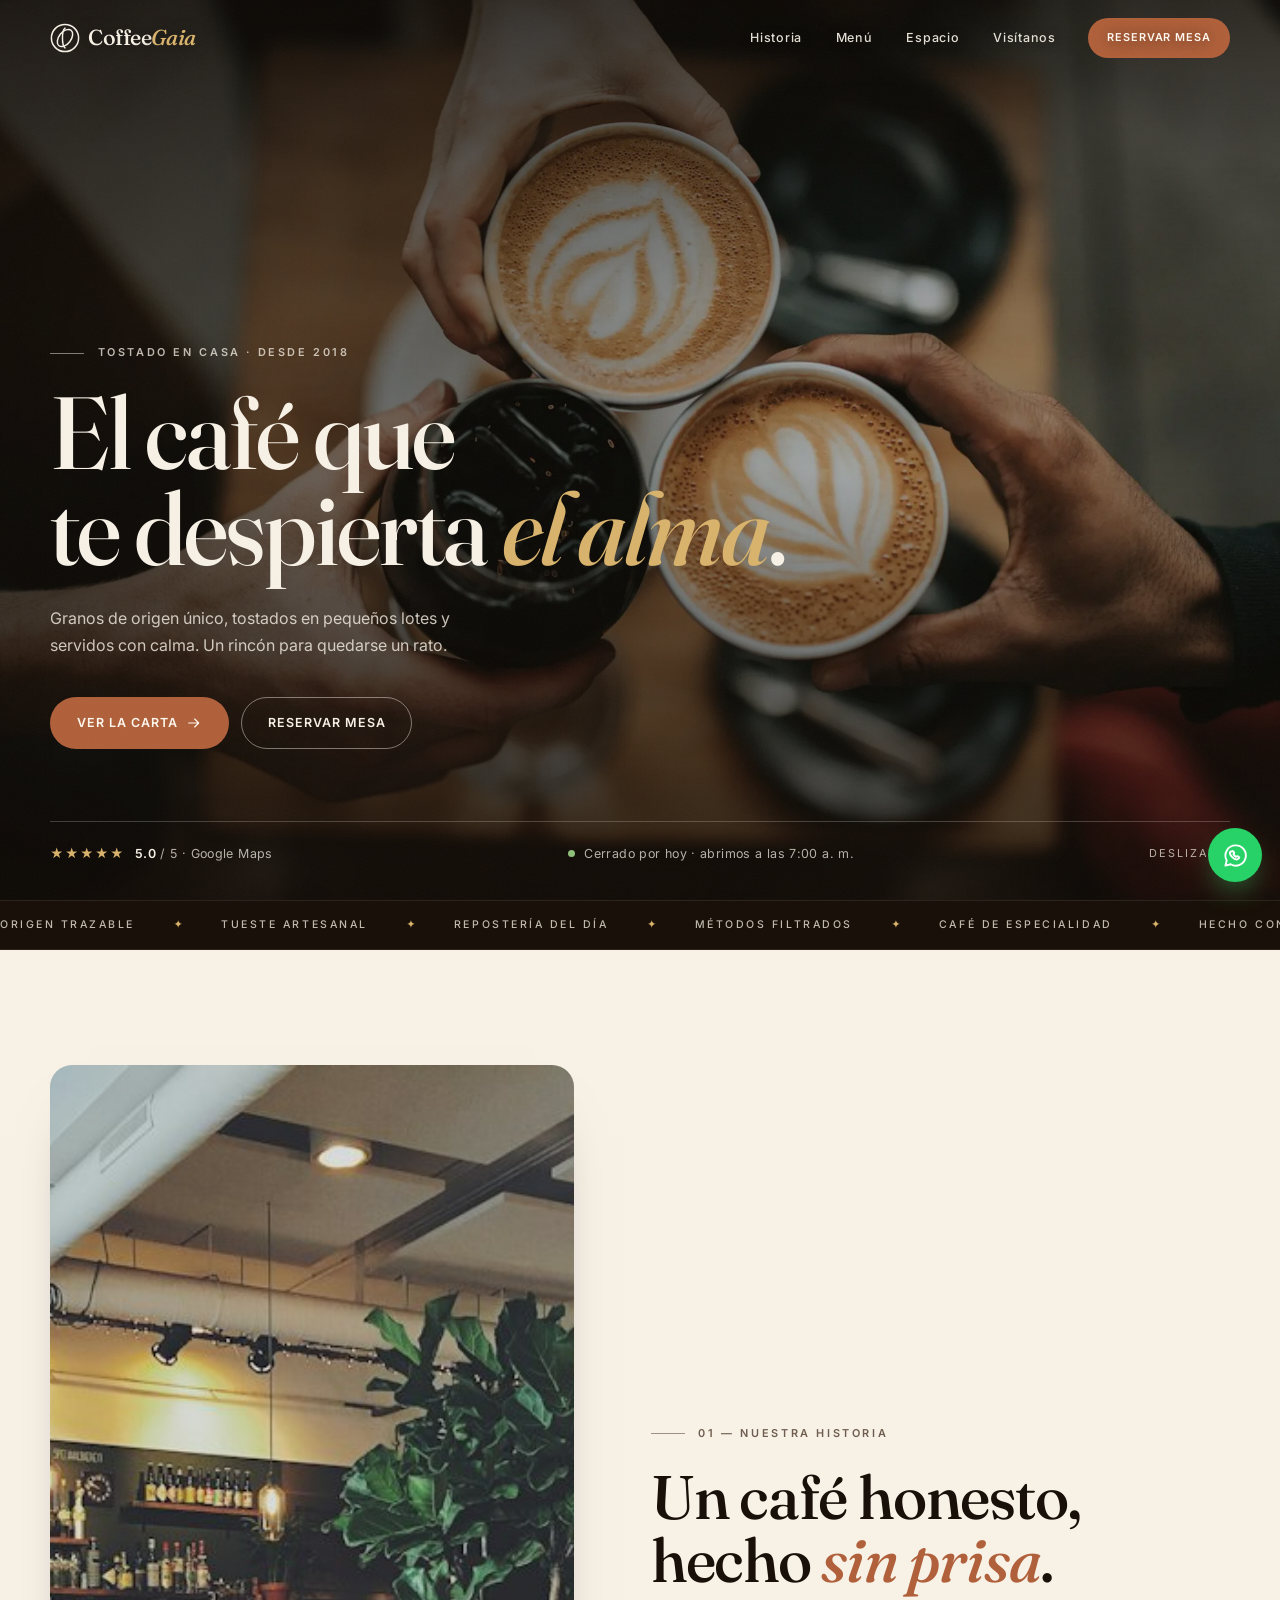
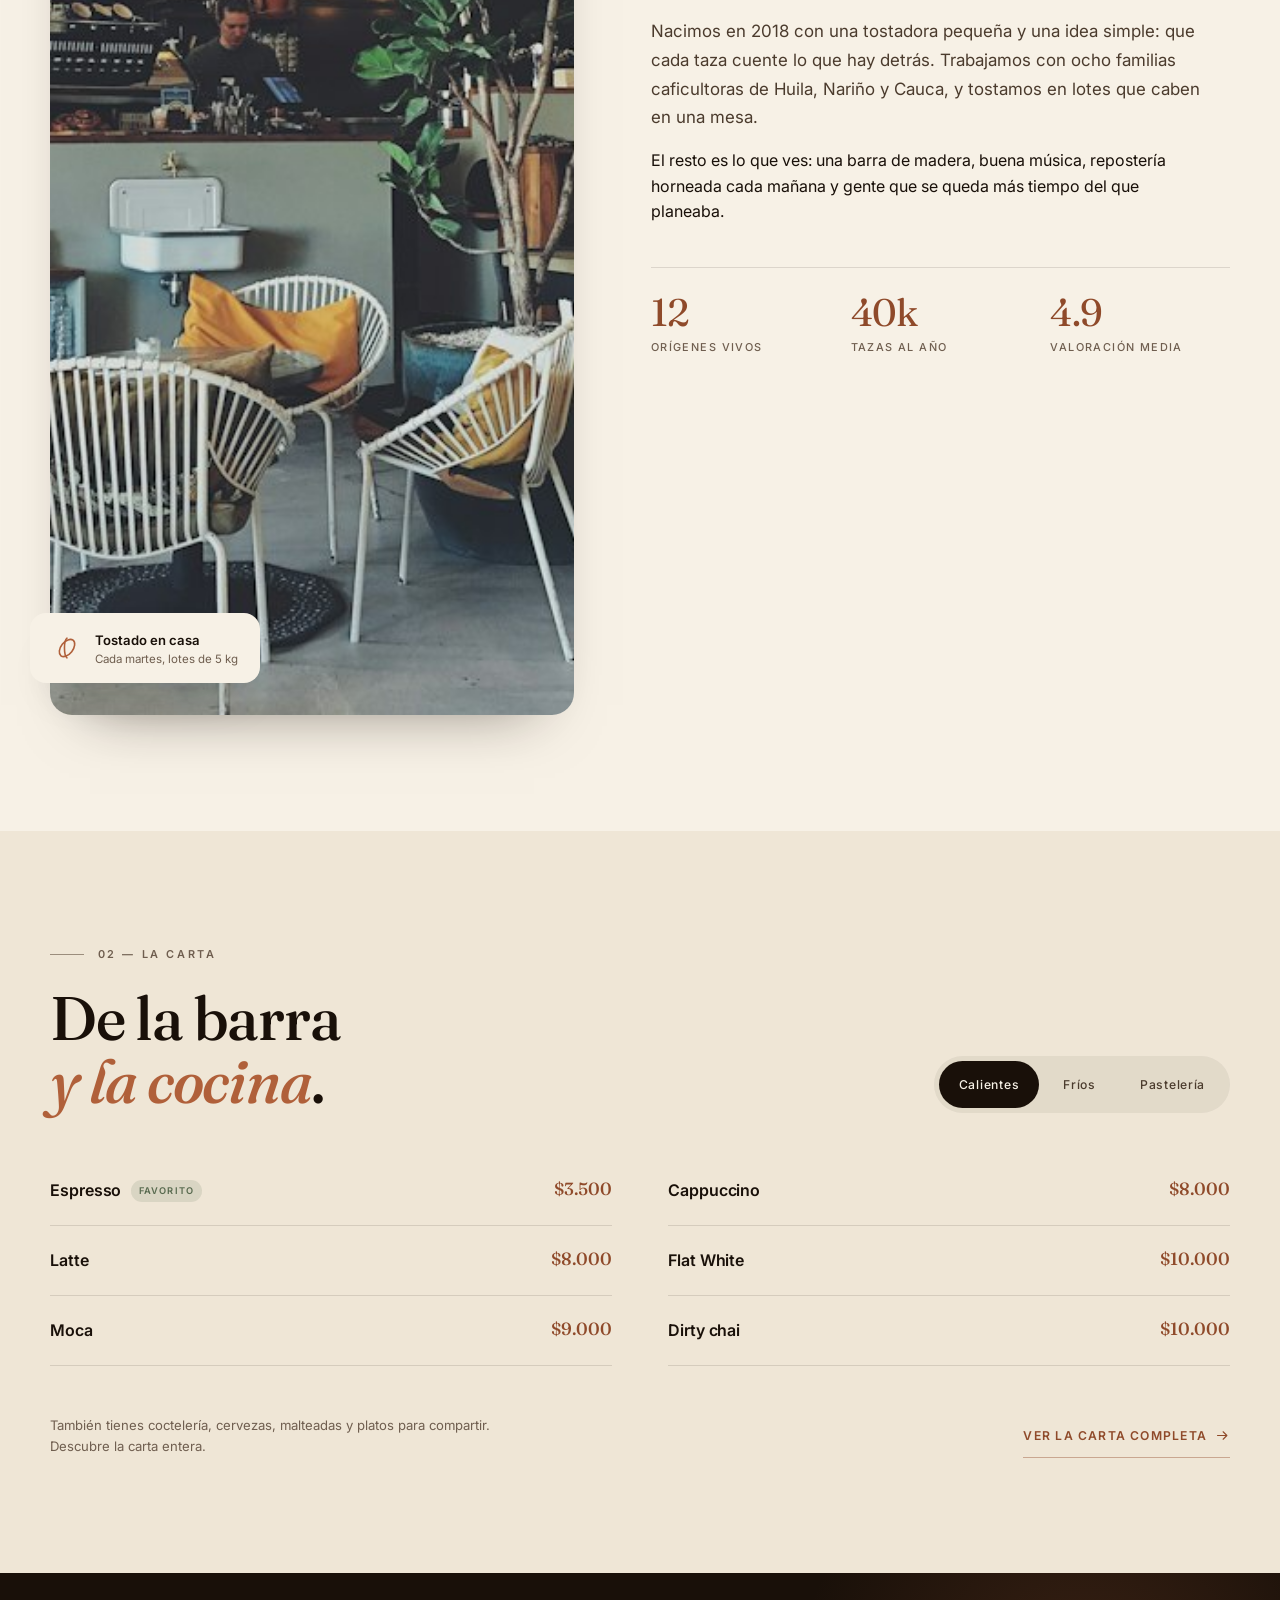
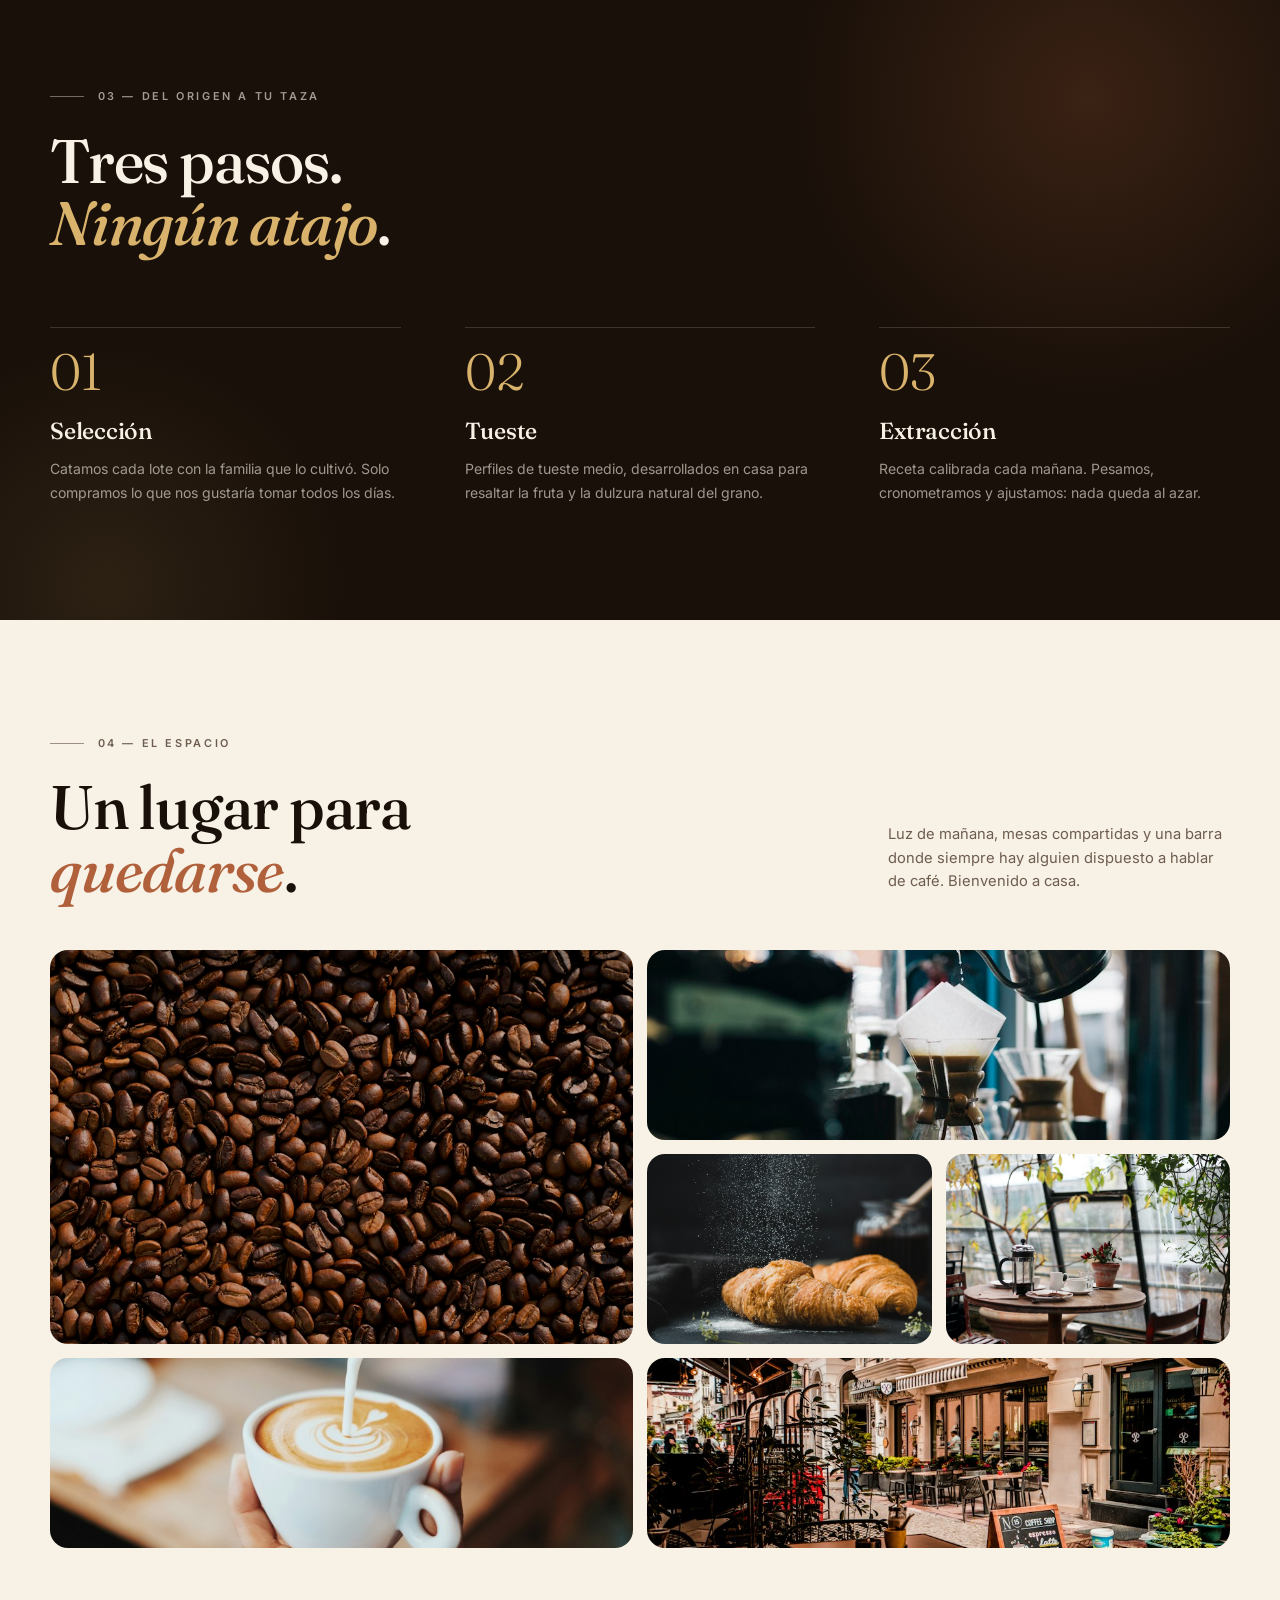
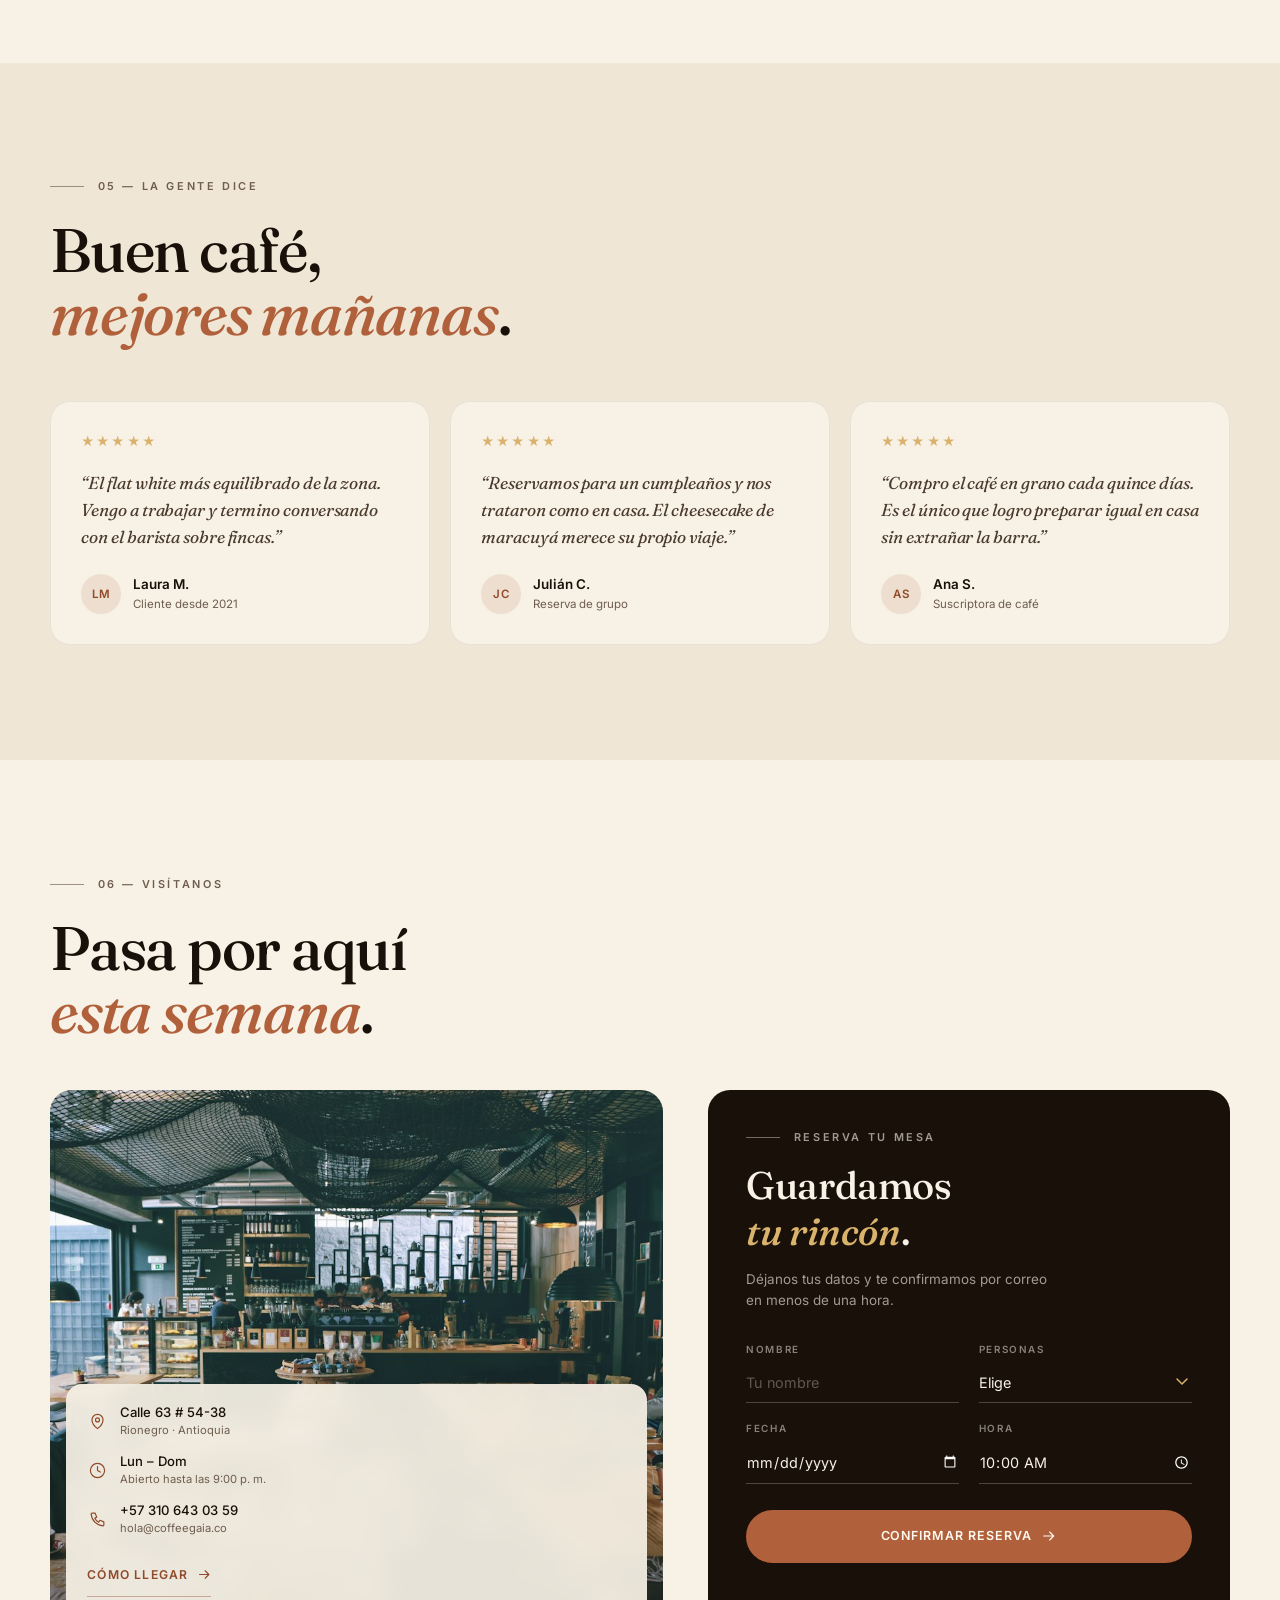
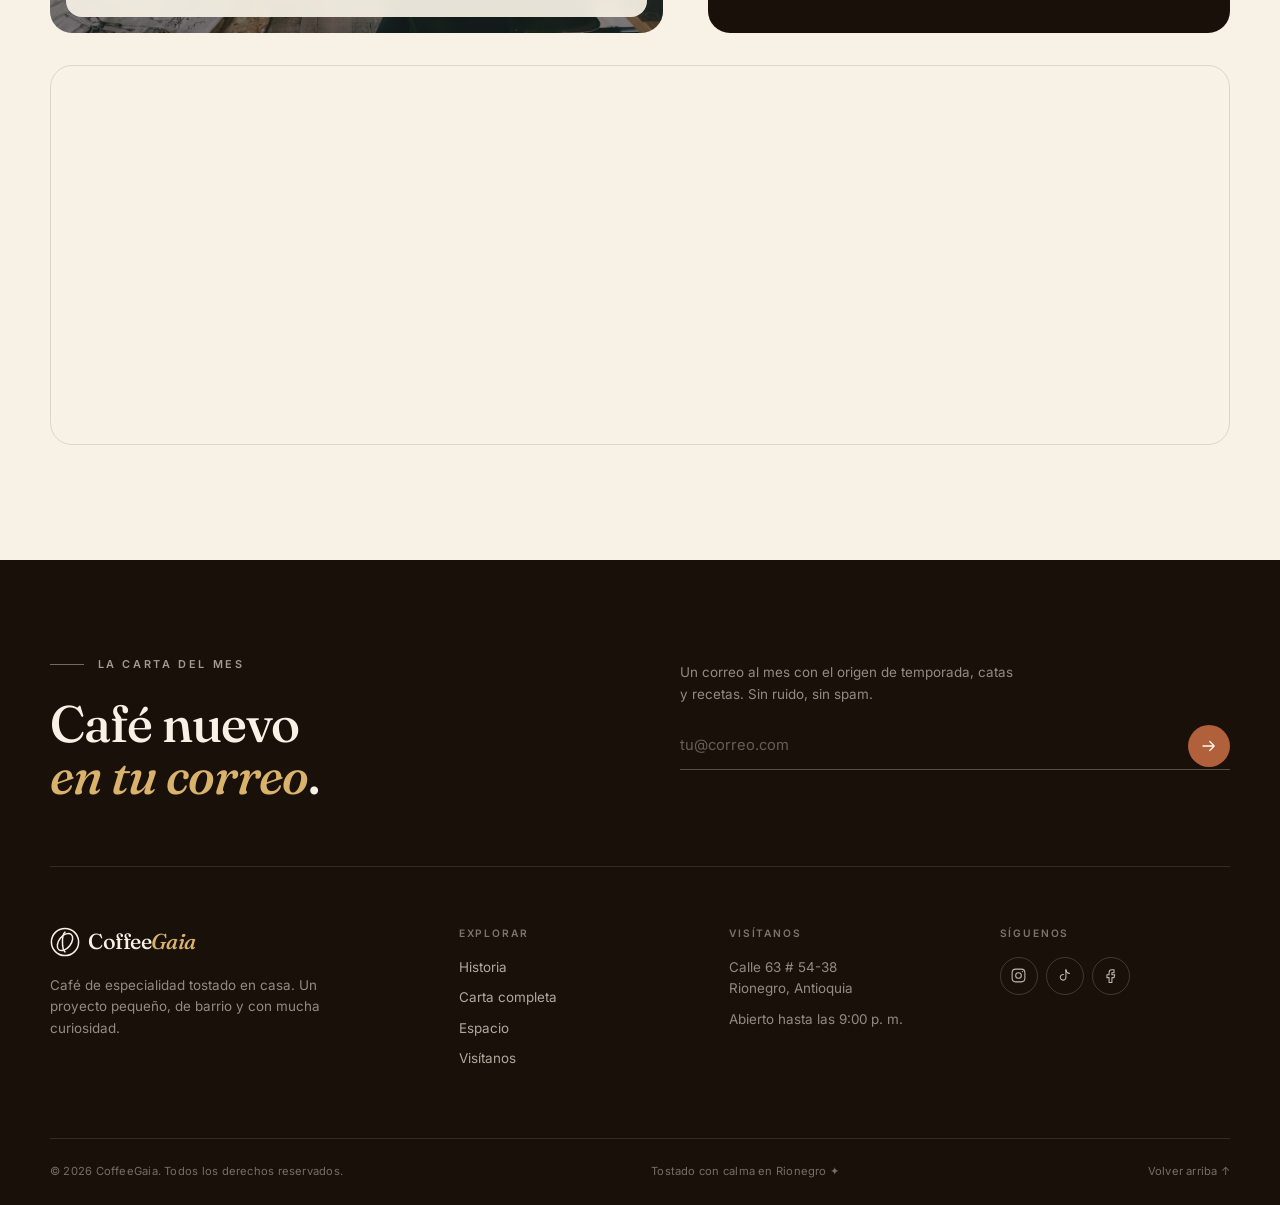
<file: index.html>
<!DOCTYPE html>
<html lang="es">
<head>
  <meta charset="UTF-8">
  <meta name="viewport" content="width=device-width, initial-scale=1.0">
  <title>CoffeeGaia — Café de especialidad tostado en casa</title>
  <meta name="description" content="Café de origen único, tostado en pequeños lotes y servido con calma. Conoce nuestra carta, nuestro espacio y reserva tu mesa en CoffeeGaia.">
  <meta name="theme-color" content="#191009">

  <meta property="og:type" content="website">
  <meta property="og:title" content="CoffeeGaia — Café de especialidad tostado en casa">
  <meta property="og:description" content="Granos de origen único, tostados en pequeños lotes y servidos con calma. Un rincón para quedarse un rato.">
  <meta property="og:image" content="Images/imagenes%20publicas/hero.jpg">
  <link rel="canonical" href="https://devqapro.github.io/CoffeeGaia/">
  <meta property="og:url" content="https://devqapro.github.io/CoffeeGaia/">
  <meta name="twitter:card" content="summary_large_image">

  <link rel="icon" href="Images/imagenes%20publicas/favicon.svg" type="image/svg+xml">
  <link rel="preconnect" href="https://fonts.googleapis.com">
  <link rel="preconnect" href="https://fonts.gstatic.com" crossorigin>
  <link href="https://fonts.googleapis.com/css2?family=Fraunces:ital,opsz,wght@0,9..144,300..700;1,9..144,300..700&family=Inter:wght@300..700&display=swap" rel="stylesheet">
  <link rel="stylesheet" href="styles.css">
  <script>document.documentElement.classList.add("js");</script>
  <script src="analytics.js" defer></script>

  <script type="application/ld+json">
  {
    "@context": "https://schema.org",
    "@type": "CafeOrCoffeeShop",
    "name": "Coffee Gaia",
    "description": "Café de especialidad tostado en casa, en Rionegro, Antioquia, Colombia.",
    "image": "https://devqapro.github.io/CoffeeGaia/Images/imagenes%20publicas/hero.jpg",
    "url": "https://devqapro.github.io/CoffeeGaia/",
    "telephone": "+57 310 6430359",
    "priceRange": "$$",
    "servesCuisine": "Café de especialidad",
    "address": {
      "@type": "PostalAddress",
      "streetAddress": "Calle 63 # 54-38",
      "addressLocality": "Rionegro",
      "addressRegion": "Antioquia",
      "addressCountry": "CO"
    },
    "geo": {
      "@type": "GeoCoordinates",
      "latitude": 6.1644776,
      "longitude": -75.3735833
    },
    "openingHoursSpecification": [
      {
        "@type": "OpeningHoursSpecification",
        "dayOfWeek": ["Monday", "Tuesday", "Wednesday", "Thursday", "Friday", "Saturday", "Sunday"],
        "opens": "07:00",
        "closes": "21:00"
      }
    ],
    "hasMap": "https://maps.app.goo.gl/Dh1zHoqCS8SMoDk9A",
    "hasMenu": "https://devqapro.github.io/CoffeeGaia/menu.html",
    "acceptsReservations": "True"
  }
  </script>
</head>
<body>
  <a class="skip-link" href="#contenido">Saltar al contenido</a>

  <!-- ================= HEADER ================= -->
  <header class="site-header on-dark" id="header">
    <div class="container header-inner">
      <a class="brand" href="#inicio" aria-label="CoffeeGaia, inicio">
        <svg class="brand-bean" viewBox="0 0 32 32" aria-hidden="true">
          <g fill="none" stroke="currentColor" stroke-width="1.6" stroke-linecap="round">
            <circle cx="16" cy="16" r="14.5"/>
            <ellipse cx="16" cy="16" rx="6.4" ry="10.5" transform="rotate(38 16 16)"/>
            <path d="M16 5.5c-3.6 2.6-3.6 18.4 0 21"/>
          </g>
        </svg>
        <span>Coffee<em>Gaia</em></span>
      </a>

      <nav class="main-nav" aria-label="Navegación principal">
        <a href="#historia">Historia</a>
        <a href="#menu">Menú</a>
        <a href="#espacio">Espacio</a>
        <a href="#visitanos">Visítanos</a>
      </nav>

      <div class="header-actions">
        <a class="btn btn-primary btn-sm" href="#reserva">Reservar mesa</a>
        <button class="nav-toggle" type="button" aria-label="Abrir menú" aria-expanded="false" aria-controls="mobile-nav">
          <span></span><span></span>
        </button>
      </div>
    </div>
  </header>

  <nav class="mobile-nav" id="mobile-nav" aria-label="Navegación móvil">
    <div class="mobile-nav-inner">
      <a href="index.html"><span>01</span>Inicio</a>
      <a href="menu.html"><span>02</span>Carta</a>
      <a href="index.html#historia"><span>03</span>Historia</a>
      <a href="index.html#espacio"><span>04</span>Espacio</a>
      <a href="index.html#visitanos"><span>05</span>Visítanos</a>
      <a href="#reserva"><span>06</span>Reservar mesa</a>
    </div>
    <div class="mobile-nav-foot">
      <p>Calle 63 # 54-38, Rionegro</p>
      <p>Abierto hasta las 9:00 p. m.</p>
    </div>
  </nav>

  <main id="contenido">
    <!-- ================= HERO ================= -->
    <section class="hero" id="inicio">
      <div class="hero-media">
        <picture>
          <source srcset="Images/imagenes%20publicas/hero.webp" type="image/webp">
          <img src="Images/imagenes%20publicas/hero.jpg"
               alt="Taza de café de especialidad sobre una mesa de madera" width="2000" height="1333" fetchpriority="high">
        </picture>
      </div>

      <div class="container hero-inner">
        <p class="eyebrow eyebrow-light reveal">Tostado en casa · desde 2018</p>
        <h1 class="reveal">El café que<br>te despierta <em>el alma</em>.</h1>
        <p class="hero-copy reveal">Granos de origen único, tostados en pequeños lotes y servidos con calma. Un rincón para quedarse un rato.</p>

        <div class="hero-actions reveal">
          <a class="btn btn-primary" href="menu.html">
            Ver la carta
            <svg class="ico" viewBox="0 0 24 24" aria-hidden="true"><path d="M4 12h15M13 6l6 6-6 6"/></svg>
          </a>
          <a class="btn btn-ghost" href="#reserva">Reservar mesa</a>
        </div>

        <div class="hero-foot reveal">
          <p class="hero-rating">
            <span class="stars" aria-hidden="true">★★★★★</span>
            <span><strong>5.0</strong> / 5 · Google Maps</span>
          </p>
          <p class="hero-hours">
            <span class="pulse" aria-hidden="true"></span>
            <span id="estado-hoy">Abierto todos los días · 7:00 a. m. – 9:00 p. m.</span>
          </p>
          <a class="scroll-cue" href="#historia">
            Desliza
            <svg viewBox="0 0 24 24" aria-hidden="true"><path d="M12 4v15M6 13l6 6 6-6"/></svg>
          </a>
        </div>
      </div>
    </section>

    <!-- ================= MARQUEE ================= -->
    <div class="marquee" aria-hidden="true">
      <div class="marquee-track">
        <div class="marquee-group">
          <span>Origen trazable</span>
          <span>Tueste artesanal</span>
          <span>Repostería del día</span>
          <span>Métodos filtrados</span>
          <span>Café de especialidad</span>
          <span>Hecho con calma</span>
        </div>
        <div class="marquee-group">
          <span>Origen trazable</span>
          <span>Tueste artesanal</span>
          <span>Repostería del día</span>
          <span>Métodos filtrados</span>
          <span>Café de especialidad</span>
          <span>Hecho con calma</span>
        </div>
      </div>
    </div>

    <!-- ================= HISTORIA ================= -->
    <section class="section story" id="historia">
      <div class="container story-grid">
        <div class="story-media reveal">
          <img src="Images/imagenes%20publicas/historia.jpg"
               alt="Interior de CoffeeGaia con mesas de madera y luz cálida" width="1000" height="1250" loading="lazy" decoding="async">
          <div class="story-badge">
            <svg viewBox="0 0 32 32" aria-hidden="true" class="story-badge-ico">
              <g fill="none" stroke="currentColor" stroke-width="1.7" stroke-linecap="round">
                <ellipse cx="16" cy="16" rx="6.4" ry="10.5" transform="rotate(38 16 16)"/>
                <path d="M16 5.5c-3.6 2.6-3.6 18.4 0 21"/>
              </g>
            </svg>
            <div>
              <p class="badge-title">Tostado en casa</p>
              <p class="badge-copy">Cada martes, lotes de 5 kg</p>
            </div>
          </div>
        </div>

        <div class="story-copy">
          <p class="eyebrow reveal">01 — Nuestra historia</p>
          <h2 class="reveal">Un café honesto,<br>hecho <em>sin prisa</em>.</h2>
          <p class="lede reveal">Nacimos en 2018 con una tostadora pequeña y una idea simple: que cada taza cuente lo que hay detrás. Trabajamos con ocho familias caficultoras de Huila, Nariño y Cauca, y tostamos en lotes que caben en una mesa.</p>
          <p class="reveal">El resto es lo que ves: una barra de madera, buena música, repostería horneada cada mañana y gente que se queda más tiempo del que planeaba.</p>

          <div class="stats reveal">
            <div class="stat">
              <span class="stat-num">12</span>
              <span class="stat-label">Orígenes vivos</span>
            </div>
            <div class="stat">
              <span class="stat-num">40k</span>
              <span class="stat-label">Tazas al año</span>
            </div>
            <div class="stat">
              <span class="stat-num">4.9</span>
              <span class="stat-label">Valoración media</span>
            </div>
          </div>
        </div>
      </div>
    </section>

    <!-- ================= MENÚ ================= -->
    <section class="section menu" id="menu">
      <div class="container">
        <div class="menu-head">
          <div>
            <p class="eyebrow reveal">02 — La carta</p>
            <h2 class="reveal">De la barra<br><em>y la cocina</em>.</h2>
          </div>

          <div class="tabs reveal" role="tablist" aria-label="Categorías del menú">
            <button class="tab" id="tab-calientes" role="tab" aria-selected="true" aria-controls="panel-calientes" tabindex="0">Calientes</button>
            <button class="tab" id="tab-frios" role="tab" aria-selected="false" aria-controls="panel-frios" tabindex="-1">Fríos</button>
            <button class="tab" id="tab-pasteleria" role="tab" aria-selected="false" aria-controls="panel-pasteleria" tabindex="-1">Pastelería</button>
          </div>
        </div>

        <div class="menu-panels reveal">
          <div class="menu-panel" id="panel-calientes" role="tabpanel" aria-labelledby="tab-calientes" tabindex="0">
            <ul class="menu-grid">
              <li class="menu-item">
                <span class="name">Espresso <span class="tag">Favorito</span></span>
                <span class="price">$3.500</span>
              </li>
              <li class="menu-item">
                <span class="name">Cappuccino</span>
                <span class="price">$8.000</span>
              </li>
              <li class="menu-item">
                <span class="name">Latte</span>
                <span class="price">$8.000</span>
              </li>
              <li class="menu-item">
                <span class="name">Flat White</span>
                <span class="price">$10.000</span>
              </li>
              <li class="menu-item">
                <span class="name">Moca</span>
                <span class="price">$9.000</span>
              </li>
              <li class="menu-item">
                <span class="name">Dirty chai</span>
                <span class="price">$10.000</span>
              </li>
            </ul>
          </div>

          <div class="menu-panel" id="panel-frios" role="tabpanel" aria-labelledby="tab-frios" tabindex="0" hidden>
            <ul class="menu-grid">
              <li class="menu-item">
                <span class="name">Cold brew</span>
                <span class="price">$10.000</span>
                <span class="desc">Café infusionado en frío, servido con hielo.</span>
              </li>
              <li class="menu-item">
                <span class="name">Affogato</span>
                <span class="price">$10.000</span>
                <span class="desc">Helado de vainilla bañado en espresso.</span>
              </li>
              <li class="menu-item">
                <span class="name">Latte frío</span>
                <span class="price">$12.000</span>
                <span class="desc">Chocolate o arequipe.</span>
              </li>
              <li class="menu-item">
                <span class="name">Frappé de café</span>
                <span class="price">$13.000</span>
              </li>
              <li class="menu-item">
                <span class="name">Tinto de verano</span>
                <span class="price">$16.000</span>
              </li>
              <li class="menu-item">
                <span class="name">Naranjada de café</span>
                <span class="price">$13.000</span>
              </li>
            </ul>
          </div>

          <div class="menu-panel" id="panel-pasteleria" role="tabpanel" aria-labelledby="tab-pasteleria" tabindex="0" hidden>
            <ul class="menu-grid">
              <li class="menu-item">
                <span class="name">Hojaldres (dulces)</span>
                <span class="price">$7.000</span>
              </li>
              <li class="menu-item">
                <span class="name">Hojaldres (salados)</span>
                <span class="price">$7.000</span>
              </li>
              <li class="menu-item">
                <span class="name">Porción de torta</span>
                <span class="price">Consulta</span>
                <span class="desc">Pregunta por nuestra torta del día.</span>
              </li>
              <li class="menu-item">
                <span class="name">Palito de queso</span>
                <span class="price">$7.000</span>
              </li>
            </ul>
          </div>
        </div>

        <div class="menu-foot reveal">
          <p>También tienes coctelería, cervezas, malteadas y platos para compartir. Descubre la carta entera.</p>
          <a class="link-arrow" href="menu.html">
            Ver la carta completa
            <svg class="ico" viewBox="0 0 24 24" aria-hidden="true"><path d="M4 12h15M13 6l6 6-6 6"/></svg>
          </a>
        </div>
      </div>
    </section>

    <!-- ================= PROCESO ================= -->
    <section class="section process">
      <div class="container">
        <div class="process-head">
          <p class="eyebrow eyebrow-light reveal">03 — Del origen a tu taza</p>
          <h2 class="reveal">Tres pasos.<br><em>Ningún atajo</em>.</h2>
        </div>

        <div class="steps">
          <article class="step reveal">
            <span class="step-num">01</span>
            <h3>Selección</h3>
            <p>Catamos cada lote con la familia que lo cultivó. Solo compramos lo que nos gustaría tomar todos los días.</p>
          </article>
          <article class="step reveal d1">
            <span class="step-num">02</span>
            <h3>Tueste</h3>
            <p>Perfiles de tueste medio, desarrollados en casa para resaltar la fruta y la dulzura natural del grano.</p>
          </article>
          <article class="step reveal d2">
            <span class="step-num">03</span>
            <h3>Extracción</h3>
            <p>Receta calibrada cada mañana. Pesamos, cronometramos y ajustamos: nada queda al azar.</p>
          </article>
        </div>
      </div>
    </section>

    <!-- ================= GALERÍA ================= -->
    <section class="section gallery" id="espacio">
      <div class="container">
        <div class="gallery-head">
          <div>
            <p class="eyebrow reveal">04 — El espacio</p>
            <h2 class="reveal">Un lugar para<br><em>quedarse</em>.</h2>
          </div>
          <p class="gallery-copy reveal">Luz de mañana, mesas compartidas y una barra donde siempre hay alguien dispuesto a hablar de café. Bienvenido a casa.</p>
        </div>

        <div class="gallery-grid reveal">
          <figure class="gallery-item">
            <img src="Images/imagenes%20publicas/galeria-granos.jpg" alt="Granos de café tostados de cerca" width="900" height="900" loading="lazy" decoding="async">
            <figcaption>Nuestro grano</figcaption>
          </figure>
          <figure class="gallery-item">
            <img src="Images/imagenes%20publicas/galeria-barra.jpg" alt="Barista sirviendo café filtrado" width="900" height="900" loading="lazy" decoding="async">
            <figcaption>La barra</figcaption>
          </figure>
          <figure class="gallery-item">
            <img src="Images/imagenes%20publicas/galeria-croissant.jpg" alt="Croissant recién horneado espolvoreado con cacao" width="900" height="900" loading="lazy" decoding="async">
            <figcaption>Recién horneado</figcaption>
          </figure>
          <figure class="gallery-item">
            <img src="Images/imagenes%20publicas/galeria-esquina.jpg" alt="Mesa junto a la ventana con plantas y café" width="900" height="900" loading="lazy" decoding="async">
            <figcaption>La esquina</figcaption>
          </figure>
          <figure class="gallery-item">
            <img src="Images/imagenes%20publicas/galeria-latte.jpg" alt="Barista sirviendo latte art en una taza" width="900" height="900" loading="lazy" decoding="async">
            <figcaption>Latte art</figcaption>
          </figure>
          <figure class="gallery-item">
            <img src="Images/imagenes%20publicas/galeria-fachada.jpg" alt="Fachada de la cafetería con mesas en la calle" width="900" height="900" loading="lazy" decoding="async">
            <figcaption>Desde la calle</figcaption>
          </figure>
        </div>
      </div>
    </section>

    <!-- ================= TESTIMONIOS ================= -->
    <section class="section testimonials">
      <div class="container">
        <p class="eyebrow reveal">05 — La gente dice</p>
        <h2 class="reveal">Buen café,<br><em>mejores mañanas</em>.</h2>

        <div class="testimonial-grid">
          <figure class="testimonial reveal">
            <div class="stars" aria-label="5 de 5 estrellas">★★★★★</div>
            <blockquote>“El flat white más equilibrado de la zona. Vengo a trabajar y termino conversando con el barista sobre fincas.”</blockquote>
            <figcaption>
              <span class="avatar" aria-hidden="true">LM</span>
              <span><strong>Laura M.</strong><small>Cliente desde 2021</small></span>
            </figcaption>
          </figure>

          <figure class="testimonial reveal d1">
            <div class="stars" aria-label="5 de 5 estrellas">★★★★★</div>
            <blockquote>“Reservamos para un cumpleaños y nos trataron como en casa. El cheesecake de maracuyá merece su propio viaje.”</blockquote>
            <figcaption>
              <span class="avatar" aria-hidden="true">JC</span>
              <span><strong>Julián C.</strong><small>Reserva de grupo</small></span>
            </figcaption>
          </figure>

          <figure class="testimonial reveal d2">
            <div class="stars" aria-label="5 de 5 estrellas">★★★★★</div>
            <blockquote>“Compro el café en grano cada quince días. Es el único que logro preparar igual en casa sin extrañar la barra.”</blockquote>
            <figcaption>
              <span class="avatar" aria-hidden="true">AS</span>
              <span><strong>Ana S.</strong><small>Suscriptora de café</small></span>
            </figcaption>
          </figure>
        </div>
      </div>
    </section>

    <!-- ================= VISÍTANOS / RESERVA ================= -->
    <section class="section visit" id="visitanos">
      <div class="container">
        <div class="visit-head">
          <p class="eyebrow reveal">06 — Visítanos</p>
          <h2 class="reveal">Pasa por aquí<br><em>esta semana</em>.</h2>
        </div>

        <div class="visit-grid">
          <div class="visit-media reveal">
            <img src="Images/imagenes%20publicas/visita.jpg"
                 alt="Salón amplio de café con mesas junto a la ventana" width="1200" height="1000" loading="lazy" decoding="async">
            <div class="info-card">
              <div class="info-row">
                <svg viewBox="0 0 24 24" aria-hidden="true"><path d="M12 21s7-5.5 7-11a7 7 0 1 0-14 0c0 5.5 7 11 7 11Z"/><circle cx="12" cy="10" r="2.5"/></svg>
                <div><span>Calle 63 # 54-38</span><small>Rionegro · Antioquia</small></div>
              </div>
              <div class="info-row">
                <svg viewBox="0 0 24 24" aria-hidden="true"><circle cx="12" cy="12" r="9"/><path d="M12 7v5l3.5 2"/></svg>
                <div><span>Lun – Dom</span><small>Abierto hasta las 9:00 p. m.</small></div>
              </div>
              <div class="info-row">
                <svg viewBox="0 0 24 24" aria-hidden="true"><path d="M5 4h4l2 5-2.5 1.5a12 12 0 0 0 5 5L15 13l5 2v4a1 1 0 0 1-1.1 1A16 16 0 0 1 4 5.1 1 1 0 0 1 5 4Z"/></svg>
                <div><span>+57 310 643 03 59</span><small>hola@coffeegaia.co</small></div>
              </div>
              <a class="link-arrow" href="https://maps.app.goo.gl/Dh1zHoqCS8SMoDk9A" target="_blank" rel="noopener">
                Cómo llegar
                <svg class="ico" viewBox="0 0 24 24" aria-hidden="true"><path d="M4 12h15M13 6l6 6-6 6"/></svg>
              </a>
            </div>
          </div>

          <div class="booking reveal d1" id="reserva">
            <p class="eyebrow eyebrow-light">Reserva tu mesa</p>
            <h3 class="booking-title">Guardamos<br><em>tu rincón</em>.</h3>
            <p class="booking-copy">Déjanos tus datos y te confirmamos por correo en menos de una hora.</p>

            <form class="booking-form" id="booking-form" novalidate>
              <p class="hp-field" aria-hidden="true">
                <label for="empresa_web">No llenes este campo</label>
                <input id="empresa_web" name="empresa_web" type="text" tabindex="-1" autocomplete="off">
              </p>
              <div class="field">
                <label for="nombre">Nombre</label>
                <input id="nombre" name="nombre" type="text" placeholder="Tu nombre" autocomplete="name" required>
              </div>
              <div class="field">
                <label for="personas">Personas</label>
                <select id="personas" name="personas" required>
                  <option value="" selected disabled>Elige</option>
                  <option>1 persona</option>
                  <option>2 personas</option>
                  <option>3 personas</option>
                  <option>4 personas</option>
                  <option>5 personas</option>
                  <option>6 o más</option>
                </select>
              </div>
              <div class="field">
                <label for="fecha">Fecha</label>
                <input id="fecha" name="fecha" type="date" required>
              </div>
              <div class="field">
                <label for="hora">Hora</label>
                <input id="hora" name="hora" type="time" min="07:00" max="20:30" value="10:00" required>
              </div>
              <button class="btn btn-primary btn-block" type="submit">
                Confirmar reserva
                <svg class="ico" viewBox="0 0 24 24" aria-hidden="true"><path d="M4 12h15M13 6l6 6-6 6"/></svg>
              </button>
              <p class="form-msg" role="status" aria-live="polite"></p>
            </form>
          </div>
        </div>

        <div class="map-wrap reveal">
          <iframe
            src="https://www.google.com/maps?q=Coffee+Gaia%2C+Calle+63+%2354-38%2C+Rionegro%2C+Antioquia%2C+Colombia&amp;output=embed"
            title="Mapa: Coffee Gaia en la Calle 63 # 54-38, Rionegro, Antioquia"
            loading="lazy"
            referrerpolicy="no-referrer-when-downgrade"
            allowfullscreen></iframe>
        </div>
      </div>
    </section>
  </main>

  <!-- ================= FOOTER ================= -->
  <footer class="site-footer">
    <div class="container">
      <div class="footer-news">
        <div>
          <p class="eyebrow eyebrow-light reveal">La carta del mes</p>
          <h2 class="reveal">Café nuevo<br><em>en tu correo</em>.</h2>
        </div>
        <div class="news-letter reveal">
          <p>Un correo al mes con el origen de temporada, catas y recetas. Sin ruido, sin spam.</p>
          <form class="newsletter-form" id="newsletter-form" novalidate>
            <p class="hp-field" aria-hidden="true">
              <label for="empresa_web_news">No llenes este campo</label>
              <input id="empresa_web_news" name="empresa_web" type="text" tabindex="-1" autocomplete="off">
            </p>
            <label class="sr-only" for="email">Correo electrónico</label>
            <input id="email" name="email" type="email" placeholder="tu@correo.com" autocomplete="email" required>
            <button type="submit" aria-label="Suscribirme">
              <svg viewBox="0 0 24 24" aria-hidden="true"><path d="M4 12h15M13 6l6 6-6 6"/></svg>
            </button>
          </form>
          <p class="form-msg" role="status" aria-live="polite"></p>
        </div>
      </div>

      <div class="footer-grid">
        <div class="footer-brand">
          <a class="brand" href="#inicio" aria-label="CoffeeGaia, inicio">
            <svg class="brand-bean" viewBox="0 0 32 32" aria-hidden="true">
              <g fill="none" stroke="currentColor" stroke-width="1.6" stroke-linecap="round">
                <circle cx="16" cy="16" r="14.5"/>
                <ellipse cx="16" cy="16" rx="6.4" ry="10.5" transform="rotate(38 16 16)"/>
                <path d="M16 5.5c-3.6 2.6-3.6 18.4 0 21"/>
              </g>
            </svg>
            <span>Coffee<em>Gaia</em></span>
          </a>
          <p>Café de especialidad tostado en casa. Un proyecto pequeño, de barrio y con mucha curiosidad.</p>
        </div>

        <nav aria-label="Explorar">
          <h3>Explorar</h3>
          <a href="#historia">Historia</a>
          <a href="menu.html">Carta completa</a>
          <a href="#espacio">Espacio</a>
          <a href="#visitanos">Visítanos</a>
        </nav>

        <div>
          <h3>Visítanos</h3>
          <p>Calle 63 # 54-38<br>Rionegro, Antioquia</p>
          <p>Abierto hasta las 9:00 p. m.</p>
        </div>

        <div>
          <h3>Síguenos</h3>
          <div class="socials">
            <a href="#" aria-label="Instagram">
              <svg viewBox="0 0 24 24" aria-hidden="true"><rect x="3" y="3" width="18" height="18" rx="5"/><circle cx="12" cy="12" r="4"/><circle cx="17.5" cy="6.5" r="1" fill="currentColor" stroke="none"/></svg>
            </a>
            <a href="#" aria-label="TikTok">
              <svg viewBox="0 0 24 24" aria-hidden="true"><path d="M14 4v10.5a4 4 0 1 1-3.5-3.9"/><path d="M14 4c.5 3 2.4 4.8 5 5"/></svg>
            </a>
            <a href="#" aria-label="Facebook">
              <svg viewBox="0 0 24 24" aria-hidden="true"><path d="M14 8h3V4h-3a4 4 0 0 0-4 4v3H7v4h3v7h4v-7h3l1-4h-4V8.5A.5.5 0 0 1 14 8Z"/></svg>
            </a>
          </div>
        </div>
      </div>

      <div class="footer-bottom">
        <p>© <span id="year">2026</span> CoffeeGaia. Todos los derechos reservados.</p>
        <p>Tostado con calma en Rionegro <span aria-hidden="true">✦</span></p>
        <a href="#inicio" class="back-top">Volver arriba ↑</a>
      </div>
    </div>
  </footer>

  <a class="whatsapp-float" href="https://wa.me/573106430359?text=Hola%2C%20quiero%20reservar%20una%20mesa%20en%20Coffee%20Gaia" target="_blank" rel="noopener" aria-label="Escríbenos por WhatsApp">
    <svg viewBox="0 0 24 24" aria-hidden="true"><path d="M12 3a9 9 0 0 0-7.8 13.4L3 21l4.7-1.2A9 9 0 1 0 12 3Z"/><path d="M8.9 8.4c.6-.6 1.1-.3 1.4.3l.5 1c.1.3 0 .6-.2.8l-.4.4c.5 1 1.3 1.8 2.3 2.3l.4-.4c.2-.2.5-.3.8-.2l1 .5c.6.3.9.8.3 1.4-1.9 1.9-4.4.4-5.9-1.1s-3.1-4-1.2-5Z"/></svg>
  </a>

  <script src="script.js"></script>
</body>
</html>
</file>
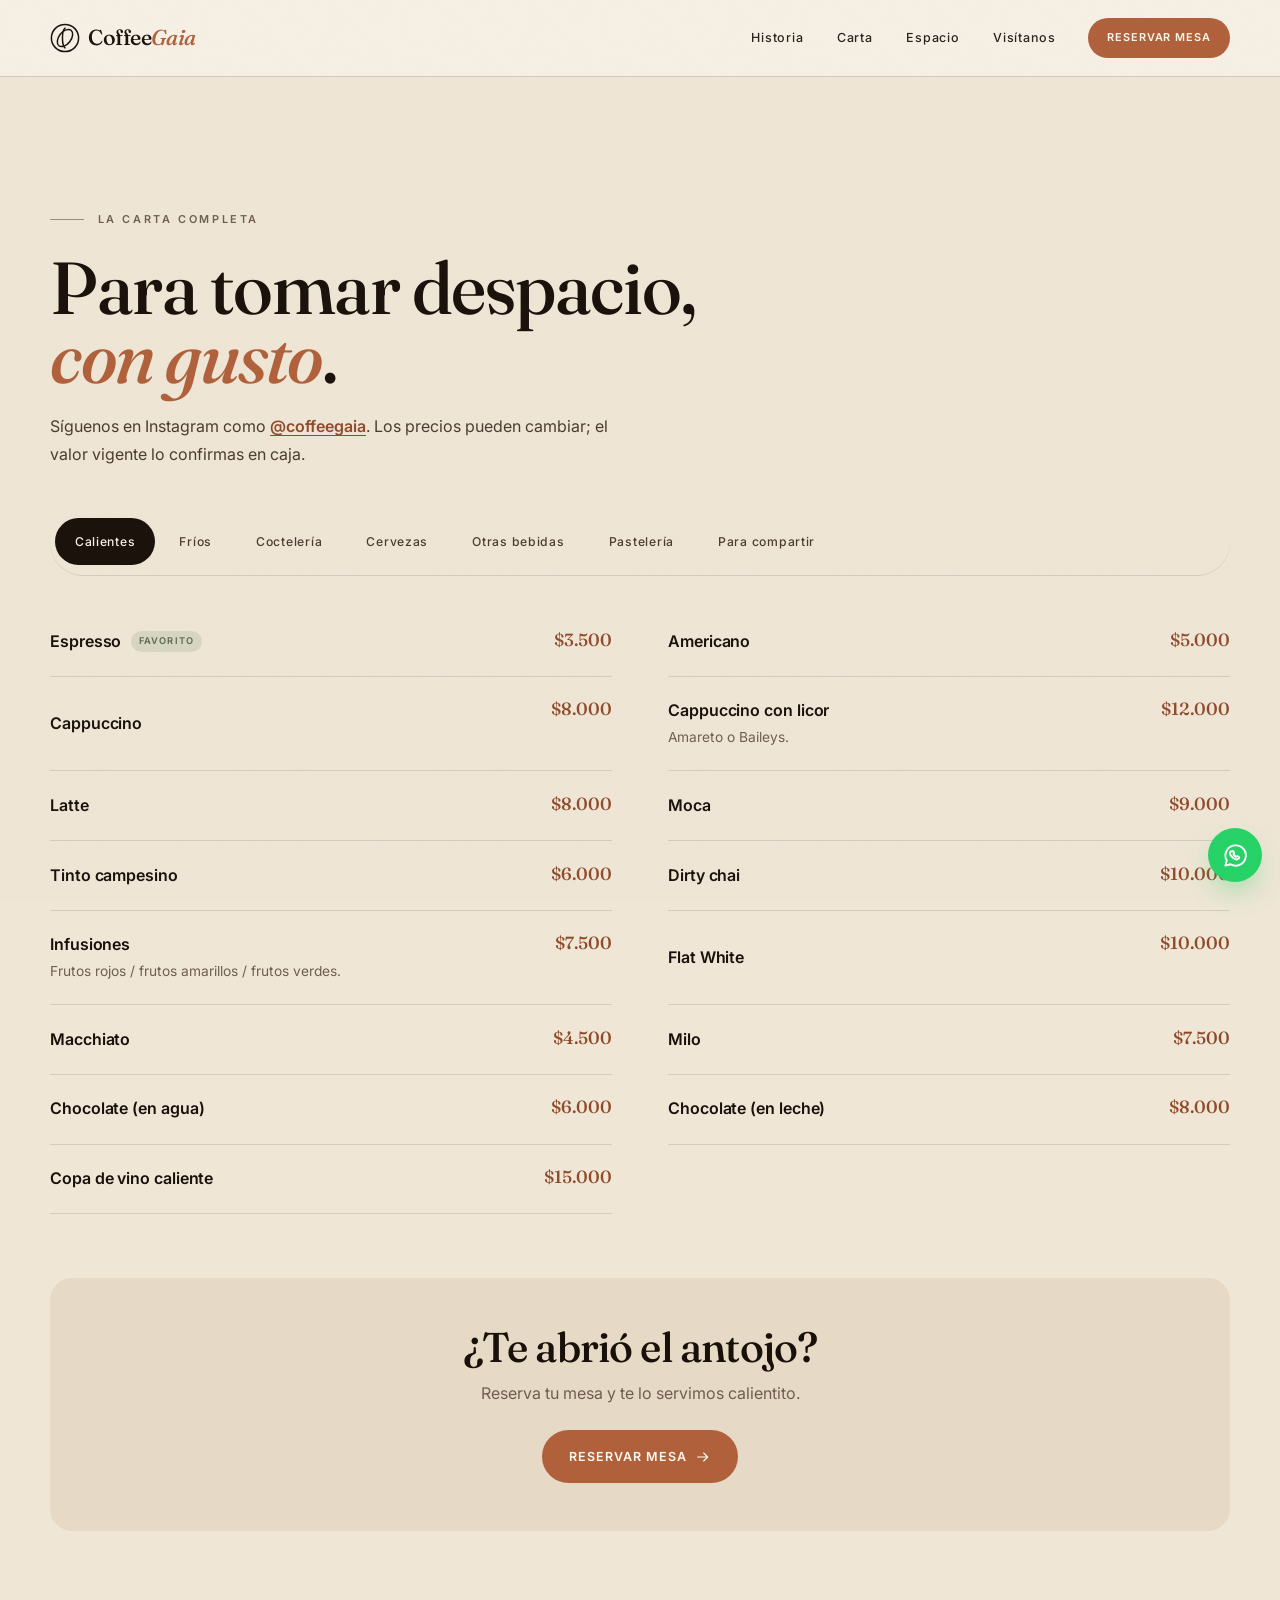
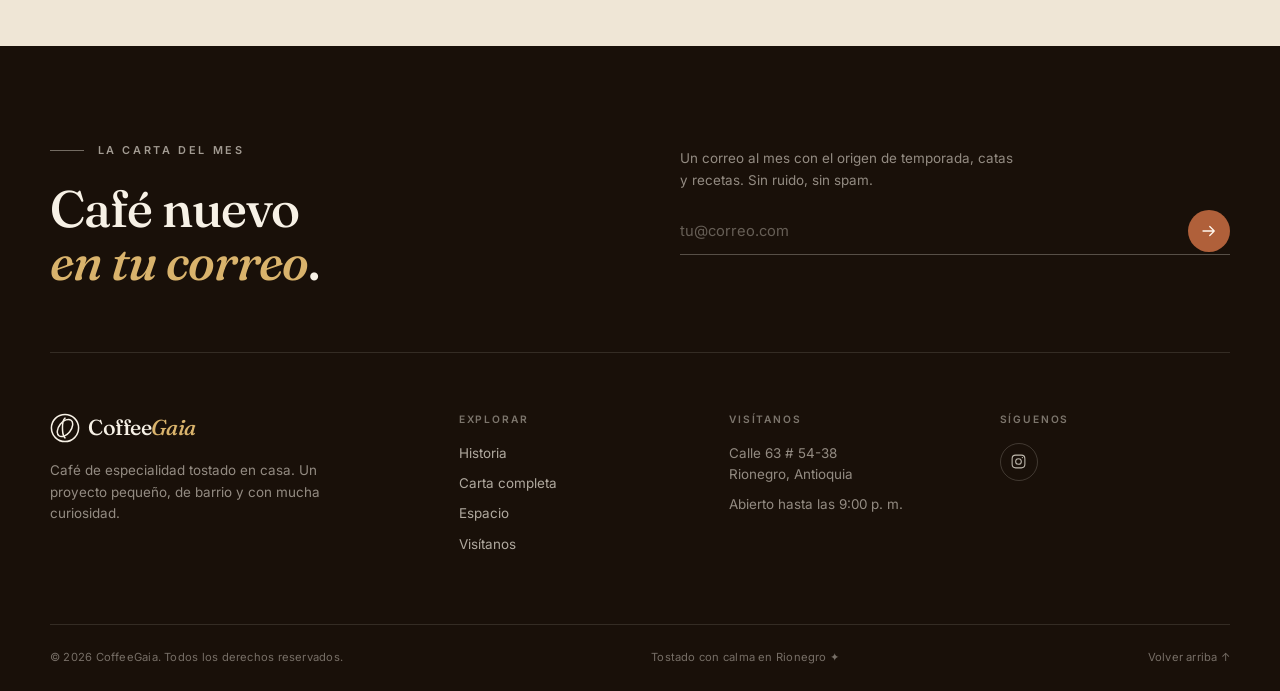
<file: menu.html>
<!DOCTYPE html>
<html lang="es">
<head>
  <meta charset="UTF-8">
  <meta name="viewport" content="width=device-width, initial-scale=1.0">
  <title>Carta completa — CoffeeGaia</title>
  <meta name="description" content="La carta completa de Coffee Gaia: cafés e infusiones calientes, bebidas frías, coctelería, cervezas, pastelería y platos para compartir. Rionegro, Antioquia.">
  <meta name="theme-color" content="#191009">

  <meta property="og:type" content="website">
  <meta property="og:title" content="Carta completa — CoffeeGaia">
  <meta property="og:description" content="Cafés de especialidad, fríos, coctelería, cervezas, pastelería y platos para compartir.">
  <meta property="og:image" content="Images/imagenes%20publicas/galeria-barra.jpg">
  <link rel="canonical" href="https://devqapro.github.io/CoffeeGaia/menu.html">
  <meta property="og:url" content="https://devqapro.github.io/CoffeeGaia/menu.html">
  <meta name="twitter:card" content="summary_large_image">

  <link rel="icon" href="Images/imagenes%20publicas/favicon.svg" type="image/svg+xml">
  <link rel="preconnect" href="https://fonts.googleapis.com">
  <link rel="preconnect" href="https://fonts.gstatic.com" crossorigin>
  <link href="https://fonts.googleapis.com/css2?family=Fraunces:ital,opsz,wght@0,9..144,300..700;1,9..144,300..700&family=Inter:wght@300..700&display=swap" rel="stylesheet">
  <link rel="stylesheet" href="styles.css">
  <script>document.documentElement.classList.add("js");</script>
  <script src="analytics.js" defer></script>
</head>
<body>
  <a class="skip-link" href="#carta">Saltar a la carta</a>

  <!-- ================= HEADER ================= -->
  <header class="site-header on-light" id="header">
    <div class="container header-inner">
      <a class="brand" href="index.html" aria-label="CoffeeGaia, inicio">
        <svg class="brand-bean" viewBox="0 0 32 32" aria-hidden="true">
          <g fill="none" stroke="currentColor" stroke-width="1.6" stroke-linecap="round">
            <circle cx="16" cy="16" r="14.5"/>
            <ellipse cx="16" cy="16" rx="6.4" ry="10.5" transform="rotate(38 16 16)"/>
            <path d="M16 5.5c-3.6 2.6-3.6 18.4 0 21"/>
          </g>
        </svg>
        <span>Coffee<em>Gaia</em></span>
      </a>

      <nav class="main-nav" aria-label="Navegación principal">
        <a href="index.html#historia">Historia</a>
        <a href="menu.html" aria-current="page">Carta</a>
        <a href="index.html#espacio">Espacio</a>
        <a href="index.html#visitanos">Visítanos</a>
      </nav>

      <div class="header-actions">
        <a class="btn btn-primary btn-sm" href="index.html#reserva">Reservar mesa</a>
        <button class="nav-toggle" type="button" aria-label="Abrir menú" aria-expanded="false" aria-controls="mobile-nav">
          <span></span><span></span>
        </button>
      </div>
    </div>
  </header>

  <nav class="mobile-nav" id="mobile-nav" aria-label="Navegación móvil">
    <div class="mobile-nav-inner">
      <a href="index.html"><span>01</span>Inicio</a>
      <a href="menu.html"><span>02</span>Carta</a>
      <a href="index.html#historia"><span>03</span>Historia</a>
      <a href="index.html#espacio"><span>04</span>Espacio</a>
      <a href="index.html#reserva"><span>05</span>Reservar mesa</a>
    </div>
    <div class="mobile-nav-foot">
      <p>Calle 63 # 54-38, Rionegro</p>
      <p>Abierto hasta las 9:00 p. m.</p>
    </div>
  </nav>

  <main id="carta">
    <!-- ================= PORTADA DE LA CARTA ================= -->
    <section class="section menu menu-page">
      <div class="container">
        <div class="menu-hero">
          <p class="eyebrow reveal">La carta completa</p>
          <h1 class="reveal">Para tomar despacio,<br><em>con gusto</em>.</h1>
          <p class="menu-intro reveal">Síguenos en Instagram como <a class="inline-link" href="https://instagram.com/coffeegaia" target="_blank" rel="noopener">@coffeegaia</a>. Los precios pueden cambiar; el valor vigente lo confirmas en caja.</p>
        </div>

        <div class="tabs tabs-sticky reveal" role="tablist" aria-label="Categorías de la carta">
          <button class="tab" id="tab-calientes" role="tab" aria-selected="true" aria-controls="panel-calientes" tabindex="0">Calientes</button>
          <button class="tab" id="tab-frios" role="tab" aria-selected="false" aria-controls="panel-frios" tabindex="-1">Fríos</button>
          <button class="tab" id="tab-cocteleria" role="tab" aria-selected="false" aria-controls="panel-cocteleria" tabindex="-1">Coctelería</button>
          <button class="tab" id="tab-cervezas" role="tab" aria-selected="false" aria-controls="panel-cervezas" tabindex="-1">Cervezas</button>
          <button class="tab" id="tab-otras" role="tab" aria-selected="false" aria-controls="panel-otras" tabindex="-1">Otras bebidas</button>
          <button class="tab" id="tab-pasteleria" role="tab" aria-selected="false" aria-controls="panel-pasteleria" tabindex="-1">Pastelería</button>
          <button class="tab" id="tab-compartir" role="tab" aria-selected="false" aria-controls="panel-compartir" tabindex="-1">Para compartir</button>
        </div>

        <div class="menu-panels reveal">
          <div class="menu-panel" id="panel-calientes" role="tabpanel" aria-labelledby="tab-calientes" tabindex="0">
            <ul class="menu-grid">
              <li class="menu-item">
                <span class="name">Espresso <span class="tag">Favorito</span></span>
                <span class="price">$3.500</span>
              </li>
              <li class="menu-item">
                <span class="name">Americano</span>
                <span class="price">$5.000</span>
              </li>
              <li class="menu-item">
                <span class="name">Cappuccino</span>
                <span class="price">$8.000</span>
              </li>
              <li class="menu-item">
                <span class="name">Cappuccino con licor</span>
                <span class="price">$12.000</span>
                <span class="desc">Amareto o Baileys.</span>
              </li>
              <li class="menu-item">
                <span class="name">Latte</span>
                <span class="price">$8.000</span>
              </li>
              <li class="menu-item">
                <span class="name">Moca</span>
                <span class="price">$9.000</span>
              </li>
              <li class="menu-item">
                <span class="name">Tinto campesino</span>
                <span class="price">$6.000</span>
              </li>
              <li class="menu-item">
                <span class="name">Dirty chai</span>
                <span class="price">$10.000</span>
              </li>
              <li class="menu-item">
                <span class="name">Infusiones</span>
                <span class="price">$7.500</span>
                <span class="desc">Frutos rojos / frutos amarillos / frutos verdes.</span>
              </li>
              <li class="menu-item">
                <span class="name">Flat White</span>
                <span class="price">$10.000</span>
              </li>
              <li class="menu-item">
                <span class="name">Macchiato</span>
                <span class="price">$4.500</span>
              </li>
              <li class="menu-item">
                <span class="name">Milo</span>
                <span class="price">$7.500</span>
              </li>
              <li class="menu-item">
                <span class="name">Chocolate (en agua)</span>
                <span class="price">$6.000</span>
              </li>
              <li class="menu-item">
                <span class="name">Chocolate (en leche)</span>
                <span class="price">$8.000</span>
              </li>
              <li class="menu-item">
                <span class="name">Copa de vino caliente</span>
                <span class="price">$15.000</span>
              </li>
            </ul>
          </div>

          <div class="menu-panel" id="panel-frios" role="tabpanel" aria-labelledby="tab-frios" tabindex="0" hidden>
            <ul class="menu-grid">
              <li class="menu-item">
                <span class="name">Latte frío</span>
                <span class="price">$12.000</span>
                <span class="desc">Chocolate o arequipe.</span>
              </li>
              <li class="menu-item">
                <span class="name">Capuccino frío</span>
                <span class="price">$11.000</span>
              </li>
              <li class="menu-item">
                <span class="name">Cold brew</span>
                <span class="price">$10.000</span>
                <span class="desc">Café infusionado en frío, servido con hielo.</span>
              </li>
              <li class="menu-item">
                <span class="name">Naranjada de café</span>
                <span class="price">$13.000</span>
              </li>
              <li class="menu-item">
                <span class="name">Frappé de café</span>
                <span class="price">$13.000</span>
              </li>
              <li class="menu-item">
                <span class="name">Affogato</span>
                <span class="price">$10.000</span>
                <span class="desc">Helado de vainilla bañado en espresso.</span>
              </li>
              <li class="menu-item">
                <span class="name">Mimosa</span>
                <span class="price">$14.000</span>
                <span class="desc">Mezcla de naranja con champán.</span>
              </li>
              <li class="menu-item">
                <span class="name">Malteadas</span>
                <span class="price">$14.000</span>
                <span class="desc">Café o frutos rojos.</span>
              </li>
              <li class="menu-item">
                <span class="name">Soda michelada</span>
                <span class="price">$8.500</span>
              </li>
              <li class="menu-item">
                <span class="name">Sodas saborizadas</span>
                <span class="price">$13.000</span>
                <span class="desc">Frutos rojos / frutos amarillos / frutos verdes.</span>
              </li>
              <li class="menu-item">
                <span class="name">Tinto de verano</span>
                <span class="price">$16.000</span>
              </li>
              <li class="menu-item">
                <span class="name">Milo frío</span>
                <span class="price">$8.000</span>
              </li>
              <li class="menu-item">
                <span class="name">Jugos naturales (en agua)</span>
                <span class="price">$6.000</span>
              </li>
              <li class="menu-item">
                <span class="name">Jugos naturales (en leche)</span>
                <span class="price">$8.000</span>
              </li>
            </ul>
          </div>

          <div class="menu-panel" id="panel-cocteleria" role="tabpanel" aria-labelledby="tab-cocteleria" tabindex="0" hidden>
            <ul class="menu-grid">
              <li class="menu-item">
                <span class="name">Espresso Martini</span>
                <span class="price">$22.000</span>
              </li>
              <li class="menu-item">
                <span class="name">Margarita</span>
                <span class="price">$22.000</span>
              </li>
              <li class="menu-item">
                <span class="name">Margarita blue</span>
                <span class="price">$24.000</span>
              </li>
              <li class="menu-item">
                <span class="name">Palomo</span>
                <span class="price">$25.000</span>
              </li>
              <li class="menu-item">
                <span class="name">Moscow mule</span>
                <span class="price">$25.000</span>
              </li>
              <li class="menu-item">
                <span class="name">Gin tonic</span>
                <span class="price">$24.000</span>
              </li>
              <li class="menu-item">
                <span class="name">Tequila sunrise</span>
                <span class="price">$22.000</span>
              </li>
              <li class="menu-item">
                <span class="name">Mojito</span>
                <span class="price">$19.000</span>
              </li>
              <li class="menu-item">
                <span class="name">Carajillo</span>
                <span class="price">$19.000</span>
              </li>
            </ul>
          </div>

          <div class="menu-panel" id="panel-cervezas" role="tabpanel" aria-labelledby="tab-cervezas" tabindex="0" hidden>
            <p class="menu-subtitle">Nacionales</p>
            <ul class="menu-grid">
              <li class="menu-item">
                <span class="name">Águila</span>
                <span class="price">$5.000</span>
              </li>
              <li class="menu-item">
                <span class="name">Águila light</span>
                <span class="price">$5.000</span>
              </li>
              <li class="menu-item">
                <span class="name">Costeñita</span>
                <span class="price">$4.500</span>
              </li>
              <li class="menu-item">
                <span class="name">Club Colombia</span>
                <span class="price">$6.000</span>
              </li>
              <li class="menu-item">
                <span class="name">Póker</span>
                <span class="price">$5.000</span>
              </li>
            </ul>
            <p class="menu-subtitle">Importadas</p>
            <ul class="menu-grid">
              <li class="menu-item">
                <span class="name">Corona</span>
                <span class="price">$8.000</span>
              </li>
              <li class="menu-item">
                <span class="name">Stella Artois</span>
                <span class="price">$8.000</span>
              </li>
            </ul>
          </div>

          <div class="menu-panel" id="panel-otras" role="tabpanel" aria-labelledby="tab-otras" tabindex="0" hidden>
            <ul class="menu-grid">
              <li class="menu-item">
                <span class="name">TeHatsu</span>
                <span class="price">$7.500</span>
              </li>
              <li class="menu-item">
                <span class="name">Fuze Tea</span>
                <span class="price">$4.500</span>
              </li>
              <li class="menu-item">
                <span class="name">Gatorade</span>
                <span class="price">$6.000</span>
              </li>
              <li class="menu-item">
                <span class="name">Botella de agua (Manantial)</span>
                <span class="price">$4.500</span>
              </li>
              <li class="menu-item">
                <span class="name">Botella de agua (Brisa)</span>
                <span class="price">$2.500</span>
              </li>
              <li class="menu-item">
                <span class="name">Bretaña</span>
                <span class="price">$4.000</span>
              </li>
              <li class="menu-item">
                <span class="name">Vaso michelado</span>
                <span class="price">$2.500</span>
                <span class="desc">Adicional / servicio.</span>
              </li>
            </ul>
          </div>

          <div class="menu-panel" id="panel-pasteleria" role="tabpanel" aria-labelledby="tab-pasteleria" tabindex="0" hidden>
            <ul class="menu-grid">
              <li class="menu-item">
                <span class="name">Hojaldres (dulces)</span>
                <span class="price">$7.000</span>
              </li>
              <li class="menu-item">
                <span class="name">Hojaldres (salados)</span>
                <span class="price">$7.000</span>
              </li>
              <li class="menu-item">
                <span class="name">Porción de torta</span>
                <span class="price">Consulta</span>
                <span class="desc">Pregunta por nuestra torta del día.</span>
              </li>
              <li class="menu-item">
                <span class="name">Palito de queso</span>
                <span class="price">$7.000</span>
              </li>
            </ul>
          </div>

          <div class="menu-panel" id="panel-compartir" role="tabpanel" aria-labelledby="tab-compartir" tabindex="0" hidden>
            <ul class="menu-grid">
              <li class="menu-item">
                <span class="name">Nachos sencillos</span>
                <span class="price">$12.000</span>
                <span class="desc">Guacamole y salsa de queso.</span>
              </li>
              <li class="menu-item">
                <span class="name">Nachos especiales</span>
                <span class="price">$21.000</span>
                <span class="desc">Carne molida, maíz, pico de gallo y guacamole.</span>
              </li>
              <li class="menu-item">
                <span class="name">Patacones</span>
                <span class="price">$10.000</span>
                <span class="desc">6 patacones pequeños con guacamole y hogao.</span>
              </li>
            </ul>
          </div>
        </div>

        <!-- ================= CTA ================= -->
        <div class="menu-cta reveal">
          <h2>¿Te abrió el antojo?</h2>
          <p>Reserva tu mesa y te lo servimos calientito.</p>
          <a class="btn btn-primary" href="index.html#reserva">
            Reservar mesa
            <svg class="ico" viewBox="0 0 24 24" aria-hidden="true"><path d="M4 12h15M13 6l6 6-6 6"/></svg>
          </a>
        </div>
      </div>
    </section>
  </main>

  <!-- ================= FOOTER ================= -->
  <footer class="site-footer">
    <div class="container">
      <div class="footer-news">
        <div>
          <p class="eyebrow eyebrow-light reveal">La carta del mes</p>
          <h2 class="reveal">Café nuevo<br><em>en tu correo</em>.</h2>
        </div>
        <div class="news-letter reveal">
          <p>Un correo al mes con el origen de temporada, catas y recetas. Sin ruido, sin spam.</p>
          <form class="newsletter-form" id="newsletter-form" novalidate>
            <p class="hp-field" aria-hidden="true">
              <label for="empresa_web_news">No llenes este campo</label>
              <input id="empresa_web_news" name="empresa_web" type="text" tabindex="-1" autocomplete="off">
            </p>
            <label class="sr-only" for="email">Correo electrónico</label>
            <input id="email" name="email" type="email" placeholder="tu@correo.com" autocomplete="email" required>
            <button type="submit" aria-label="Suscribirme">
              <svg viewBox="0 0 24 24" aria-hidden="true"><path d="M4 12h15M13 6l6 6-6 6"/></svg>
            </button>
          </form>
          <p class="form-msg" role="status" aria-live="polite"></p>
        </div>
      </div>

      <div class="footer-grid">
        <div class="footer-brand">
          <a class="brand" href="index.html" aria-label="CoffeeGaia, inicio">
            <svg class="brand-bean" viewBox="0 0 32 32" aria-hidden="true">
              <g fill="none" stroke="currentColor" stroke-width="1.6" stroke-linecap="round">
                <circle cx="16" cy="16" r="14.5"/>
                <ellipse cx="16" cy="16" rx="6.4" ry="10.5" transform="rotate(38 16 16)"/>
                <path d="M16 5.5c-3.6 2.6-3.6 18.4 0 21"/>
              </g>
            </svg>
            <span>Coffee<em>Gaia</em></span>
          </a>
          <p>Café de especialidad tostado en casa. Un proyecto pequeño, de barrio y con mucha curiosidad.</p>
        </div>

        <nav aria-label="Explorar">
          <h3>Explorar</h3>
          <a href="index.html#historia">Historia</a>
          <a href="menu.html">Carta completa</a>
          <a href="index.html#espacio">Espacio</a>
          <a href="index.html#visitanos">Visítanos</a>
        </nav>

        <div>
          <h3>Visítanos</h3>
          <p>Calle 63 # 54-38<br>Rionegro, Antioquia</p>
          <p>Abierto hasta las 9:00 p. m.</p>
        </div>

        <div>
          <h3>Síguenos</h3>
          <div class="socials">
            <a href="https://instagram.com/coffeegaia" target="_blank" rel="noopener" aria-label="Instagram">
              <svg viewBox="0 0 24 24" aria-hidden="true"><rect x="3" y="3" width="18" height="18" rx="5"/><circle cx="12" cy="12" r="4"/><circle cx="17.5" cy="6.5" r="1" fill="currentColor" stroke="none"/></svg>
            </a>
          </div>
        </div>
      </div>

      <div class="footer-bottom">
        <p>© <span id="year">2026</span> CoffeeGaia. Todos los derechos reservados.</p>
        <p>Tostado con calma en Rionegro <span aria-hidden="true">✦</span></p>
        <a href="#carta" class="back-top">Volver arriba ↑</a>
      </div>
    </div>
  </footer>

  <a class="whatsapp-float" href="https://wa.me/573106430359?text=Hola%2C%20quiero%20hacer%20un%20pedido%20en%20Coffee%20Gaia" target="_blank" rel="noopener" aria-label="Escríbenos por WhatsApp">
    <svg viewBox="0 0 24 24" aria-hidden="true"><path d="M12 3a9 9 0 0 0-7.8 13.4L3 21l4.7-1.2A9 9 0 1 0 12 3Z"/><path d="M8.9 8.4c.6-.6 1.1-.3 1.4.3l.5 1c.1.3 0 .6-.2.8l-.4.4c.5 1 1.3 1.8 2.3 2.3l.4-.4c.2-.2.5-.3.8-.2l1 .5c.6.3.9.8.3 1.4-1.9 1.9-4.4.4-5.9-1.1s-3.1-4-1.2-5Z"/></svg>
  </a>

  <script src="script.js"></script>
</body>
</html>
</file>
<file: styles.css>
/* ==========================================================================
   CoffeeGaia — Landing page
   1. Tokens y reset
   2. Utilidades
   3. Header y navegación
   4. Hero
   5. Marquee
   6. Historia
   7. Menú
   8. Proceso
   9. Galería
   10. Testimonios
   11. Visítanos y reserva
   12. Footer
   13. Responsive
   ========================================================================== */

/* 1. Tokens y reset ------------------------------------------------------- */
:root {
  --cream: #f7f1e6;
  --cream-2: #efe6d6;
  --cream-3: #e6dac6;
  --ink: #191009;
  --ink-2: #4b3b2d;
  --muted: #6f5e4f;
  --clay: #b0603a;
  --clay-dark: #8f4a2a;
  --green: #586a4f;
  --gold: #d9b36c;
  --line: rgba(25, 16, 9, 0.12);
  --line-light: rgba(247, 241, 230, 0.16);

  --font-display: "Fraunces", Georgia, "Times New Roman", serif;
  --font-sans: "Inter", system-ui, -apple-system, "Segoe UI", sans-serif;

  --ease: cubic-bezier(0.16, 1, 0.3, 1);
  --radius: 22px;
  --shadow: 0 30px 60px -40px rgba(25, 16, 9, 0.55);
}

*,
*::before,
*::after {
  box-sizing: border-box;
}

html {
  scroll-behavior: smooth;
  -webkit-text-size-adjust: 100%;
}

body {
  margin: 0;
  background: var(--cream);
  color: var(--ink);
  font-family: var(--font-sans);
  font-size: 16px;
  font-weight: 400;
  line-height: 1.6;
  -webkit-font-smoothing: antialiased;
  overflow-x: hidden;
}

body.nav-open {
  overflow: hidden;
}

h1,
h2,
h3,
p,
figure,
blockquote {
  margin: 0;
}

h1,
h2,
h3 {
  font-family: var(--font-display);
  font-weight: 500;
  line-height: 1.02;
  letter-spacing: -0.02em;
  font-optical-sizing: auto;
}

h1 {
  font-size: clamp(3rem, 8vw, 6.4rem);
  line-height: 0.94;
}

h2 {
  font-size: clamp(2.15rem, 4.8vw, 3.9rem);
}

h3 {
  font-size: 1.4rem;
  line-height: 1.2;
  letter-spacing: -0.01em;
}

em {
  font-style: italic;
}

h2 em {
  color: var(--clay);
}

img {
  display: block;
  max-width: 100%;
}

a {
  color: inherit;
}

ul {
  margin: 0;
  padding: 0;
  list-style: none;
}

button,
input,
select {
  font: inherit;
  color: inherit;
}

:focus-visible {
  outline: 2px solid var(--clay);
  outline-offset: 3px;
}

::selection {
  background: var(--clay);
  color: var(--cream);
}

section[id] {
  scroll-margin-top: 90px;
}

/* Textura sutil sobre toda la página */
body::after {
  content: "";
  position: fixed;
  inset: 0;
  z-index: 90;
  pointer-events: none;
  opacity: 0.035;
  background-image: url("data:image/svg+xml,%3Csvg xmlns='http://www.w3.org/2000/svg' width='200' height='200'%3E%3Cfilter id='n'%3E%3CfeTurbulence type='fractalNoise' baseFrequency='0.85' numOctaves='3'/%3E%3C/filter%3E%3Crect width='200' height='200' filter='url(%23n)'/%3E%3C/svg%3E");
}

/* 2. Utilidades ----------------------------------------------------------- */
.container {
  width: min(1180px, 100% - 2.75rem);
  margin-inline: auto;
}

.section {
  padding-block: clamp(4.25rem, 9vw, 7.5rem);
}

.eyebrow {
  display: flex;
  align-items: center;
  gap: 0.85rem;
  margin-bottom: 1.5rem;
  font-size: 0.68rem;
  font-weight: 600;
  letter-spacing: 0.24em;
  text-transform: uppercase;
  color: var(--muted);
}

.eyebrow::before {
  content: "";
  width: 34px;
  height: 1px;
  background: currentColor;
  opacity: 0.65;
}

.eyebrow-light {
  color: rgba(247, 241, 230, 0.62);
}

.lede {
  font-size: 1.06rem;
  line-height: 1.7;
  color: var(--ink-2);
}

.sr-only {
  position: absolute;
  width: 1px;
  height: 1px;
  padding: 0;
  margin: -1px;
  overflow: hidden;
  clip: rect(0, 0, 0, 0);
  white-space: nowrap;
  border: 0;
}

.skip-link {
  position: absolute;
  top: -100px;
  left: 1rem;
  z-index: 100;
  padding: 0.75rem 1.25rem;
  background: var(--ink);
  color: var(--cream);
  border-radius: 0 0 12px 12px;
  text-decoration: none;
  font-size: 0.85rem;
}

.skip-link:focus {
  top: 0;
}

.btn {
  display: inline-flex;
  align-items: center;
  justify-content: center;
  gap: 0.55rem;
  padding: 0.95rem 1.6rem;
  border: 1px solid transparent;
  border-radius: 999px;
  font-family: var(--font-sans);
  font-size: 0.78rem;
  font-weight: 600;
  letter-spacing: 0.08em;
  text-transform: uppercase;
  text-decoration: none;
  white-space: nowrap;
  cursor: pointer;
  transition: background-color 0.3s var(--ease), border-color 0.3s var(--ease),
    color 0.3s var(--ease), transform 0.3s var(--ease);
}

.btn .ico {
  width: 16px;
  height: 16px;
  transition: transform 0.35s var(--ease);
}

.btn:hover .ico {
  transform: translateX(4px);
}

.btn-primary {
  background: var(--clay);
  color: #fff8ef;
}

.btn-primary:hover {
  background: var(--clay-dark);
}

.btn-ghost {
  border-color: rgba(247, 241, 230, 0.45);
  color: var(--cream);
}

.btn-ghost:hover {
  background: rgba(247, 241, 230, 0.12);
  border-color: var(--cream);
}

.btn-sm {
  padding: 0.62rem 1.15rem;
  font-size: 0.68rem;
}

.btn-block {
  width: 100%;
}

.ico,
.link-arrow .ico {
  fill: none;
  stroke: currentColor;
  stroke-width: 1.7;
  stroke-linecap: round;
  stroke-linejoin: round;
}

.link-arrow {
  display: inline-flex;
  align-items: center;
  gap: 0.5rem;
  min-height: 44px;
  padding-block: 0.5rem;
  border-bottom: 1px solid rgba(143, 74, 42, 0.4);
  color: var(--clay-dark);
  font-size: 0.76rem;
  font-weight: 600;
  letter-spacing: 0.1em;
  text-transform: uppercase;
  text-decoration: none;
  transition: border-color 0.3s var(--ease), gap 0.3s var(--ease);
}

.link-arrow:hover {
  border-color: var(--clay-dark);
  gap: 0.8rem;
}

.link-arrow .ico {
  width: 15px;
  height: 15px;
}

/* Animaciones de entrada (solo si hay JS) */
.js .reveal {
  opacity: 0;
  transform: translateY(28px);
  transition: opacity 0.9s var(--ease), transform 0.9s var(--ease);
}

.js .reveal.is-visible {
  opacity: 1;
  transform: none;
}

.d1 {
  transition-delay: 0.12s;
}

.d2 {
  transition-delay: 0.24s;
}

/* 3. Header y navegación -------------------------------------------------- */
.site-header {
  position: fixed;
  inset: 0 0 auto;
  z-index: 50;
  padding-block: 1.15rem;
  color: var(--cream);
  transition: background-color 0.4s var(--ease), color 0.4s var(--ease),
    padding 0.4s var(--ease), box-shadow 0.4s var(--ease);
}

.site-header.is-scrolled {
  padding-block: 0.6rem;
  background: rgba(247, 241, 230, 0.9);
  backdrop-filter: blur(14px);
  -webkit-backdrop-filter: blur(14px);
  color: var(--ink);
  box-shadow: 0 1px 0 var(--line);
}

/* Portada: el header flota sobre la foto del hero (fondo oscuro). */
.site-header.on-dark {
  text-shadow: 0 1px 14px rgba(15, 10, 6, 0.55);
}

.site-header.on-dark.is-scrolled {
  text-shadow: none;
}

/* Páginas claras (carta): el header nace sólido sobre fondo crema,
   con el mismo color de tinta que al hacer scroll. */
.site-header.on-light {
  color: var(--ink);
  background: rgba(247, 241, 230, 0.92);
  backdrop-filter: blur(14px);
  -webkit-backdrop-filter: blur(14px);
  box-shadow: 0 1px 0 var(--line);
}

.site-header.on-light .brand em {
  color: var(--clay);
}

.header-inner {
  display: flex;
  align-items: center;
  justify-content: space-between;
  gap: 2rem;
}

.brand {
  display: inline-flex;
  align-items: center;
  gap: 0.5rem;
  color: inherit;
  font-family: var(--font-display);
  font-size: 1.35rem;
  font-weight: 500;
  letter-spacing: -0.02em;
  text-decoration: none;
  line-height: 1;
}

.brand em {
  color: var(--gold);
}

.is-scrolled .brand em {
  color: var(--clay);
}

.site-footer .brand em {
  color: var(--gold);
}

.brand-bean {
  width: 30px;
  height: 30px;
  flex: none;
}

.main-nav {
  display: flex;
  align-items: center;
  gap: 2.1rem;
  margin-left: auto;
}

.main-nav a {
  position: relative;
  font-size: 0.78rem;
  font-weight: 500;
  letter-spacing: 0.06em;
  text-decoration: none;
  opacity: 0.92;
  transition: opacity 0.3s var(--ease);
}

.main-nav a::after {
  content: "";
  position: absolute;
  left: 0;
  bottom: -5px;
  width: 100%;
  height: 1px;
  background: currentColor;
  transform: scaleX(0);
  transform-origin: right;
  transition: transform 0.4s var(--ease);
}

.main-nav a:hover {
  opacity: 1;
}

.main-nav a:hover::after,
.main-nav a[aria-current="true"]::after {
  transform: scaleX(1);
  transform-origin: left;
}

.header-actions {
  display: flex;
  align-items: center;
  gap: 0.75rem;
}

.nav-toggle {
  display: none;
  flex-direction: column;
  justify-content: center;
  gap: 6px;
  width: 44px;
  height: 44px;
  padding: 0 10px;
  background: none;
  border: 1px solid currentColor;
  border-radius: 50%;
  cursor: pointer;
  transition: background-color 0.3s var(--ease);
}

.nav-toggle span {
  display: block;
  width: 100%;
  height: 1.5px;
  background: currentColor;
  transition: transform 0.35s var(--ease), opacity 0.2s;
}

.nav-open .nav-toggle span:first-child {
  transform: translateY(3.75px) rotate(45deg);
}

.nav-open .nav-toggle span:last-child {
  transform: translateY(-3.75px) rotate(-45deg);
}

.nav-open .site-header {
  color: var(--ink);
  background: transparent;
  box-shadow: none;
}

.nav-open .brand em {
  color: var(--clay);
}

.mobile-nav {
  position: fixed;
  inset: 0;
  z-index: 45;
  display: flex;
  flex-direction: column;
  justify-content: center;
  padding: 7rem 1.75rem 2rem;
  background: var(--cream);
  overflow-y: auto;
  visibility: hidden;
  transform: translateY(-100%);
  transition: transform 0.65s var(--ease), visibility 0s linear 0.65s;
}

.mobile-nav.is-open {
  visibility: visible;
  transform: none;
  transition: transform 0.65s var(--ease), visibility 0s;
}

.mobile-nav-inner {
  display: flex;
  flex-direction: column;
}

.mobile-nav-inner a {
  display: flex;
  align-items: baseline;
  gap: 1rem;
  padding-block: 0.85rem;
  border-bottom: 1px solid var(--line);
  font-family: var(--font-display);
  font-size: clamp(2rem, 9vw, 2.9rem);
  letter-spacing: -0.02em;
  text-decoration: none;
  opacity: 0;
  transform: translateY(18px);
  transition: opacity 0.5s var(--ease), transform 0.5s var(--ease);
}

.mobile-nav.is-open .mobile-nav-inner a {
  opacity: 1;
  transform: none;
}

.mobile-nav-inner a span {
  font-family: var(--font-sans);
  font-size: 0.65rem;
  letter-spacing: 0.18em;
  color: var(--muted);
}

.mobile-nav-inner a:nth-child(1) {
  transition-delay: 0.12s;
}
.mobile-nav-inner a:nth-child(2) {
  transition-delay: 0.18s;
}
.mobile-nav-inner a:nth-child(3) {
  transition-delay: 0.24s;
}
.mobile-nav-inner a:nth-child(4) {
  transition-delay: 0.3s;
}
.mobile-nav-inner a:nth-child(5) {
  transition-delay: 0.36s;
}
.mobile-nav-inner a:nth-child(6) {
  transition-delay: 0.42s;
}

.mobile-nav-foot {
  margin-top: auto;
  display: flex;
  justify-content: space-between;
  gap: 1rem;
  padding-top: 1.5rem;
  font-size: 0.75rem;
  color: var(--muted);
}

/* 4. Hero ----------------------------------------------------------------- */
.hero {
  position: relative;
  display: flex;
  align-items: flex-end;
  min-height: 100svh;
  padding: 9rem 0 2.25rem;
  overflow: hidden;
  color: var(--cream);
}

.hero-media {
  position: absolute;
  inset: 0;
  z-index: -2;
}

.hero-media img {
  width: 100%;
  height: 100%;
  object-fit: cover;
  object-position: center 45%;
  animation: hero-zoom 22s var(--ease) forwards;
}

@keyframes hero-zoom {
  from {
    transform: scale(1.09);
  }
  to {
    transform: scale(1);
  }
}

.hero::before {
  content: "";
  position: absolute;
  inset: 0;
  z-index: -1;
  background: linear-gradient(
      180deg,
      rgba(15, 10, 6, 0.74) 0%,
      rgba(15, 10, 6, 0.3) 34%,
      rgba(15, 10, 6, 0.26) 52%,
      rgba(15, 10, 6, 0.82) 100%
    ),
    linear-gradient(90deg, rgba(15, 10, 6, 0.55) 0%, rgba(15, 10, 6, 0) 65%);
}

.hero-inner {
  max-width: 1180px;
}

.hero .eyebrow {
  color: rgba(247, 241, 230, 0.75);
  margin-bottom: 1.4rem;
  transition-delay: 0.05s;
}

.hero h1 {
  transition-delay: 0.12s;
}

.hero .hero-copy {
  transition-delay: 0.2s;
}

.hero .hero-actions {
  transition-delay: 0.28s;
}

.hero .hero-foot {
  transition-delay: 0.38s;
}

.hero h1 {
  max-width: 16ch;
  text-wrap: balance;
}

.hero h1 em {
  color: var(--gold);
}

.hero-copy {
  max-width: 45ch;
  margin-top: 1.75rem;
  color: rgba(247, 241, 230, 0.8);
  font-size: clamp(1rem, 1.25vw, 1.1rem);
  line-height: 1.7;
}

.hero-actions {
  display: flex;
  flex-wrap: wrap;
  gap: 0.75rem;
  margin-top: 2.35rem;
}

.hero-foot {
  display: flex;
  align-items: center;
  justify-content: space-between;
  flex-wrap: wrap;
  gap: 1rem 2rem;
  margin-top: clamp(2.5rem, 6vw, 4.5rem);
  padding-top: 1.35rem;
  border-top: 1px solid rgba(247, 241, 230, 0.22);
  font-size: 0.78rem;
  letter-spacing: 0.03em;
  color: rgba(247, 241, 230, 0.72);
}

.hero-foot p {
  display: flex;
  align-items: center;
  gap: 0.6rem;
}

.hero-foot strong {
  color: var(--cream);
  font-weight: 600;
}

.stars {
  color: var(--gold);
  letter-spacing: 0.16em;
  font-size: 0.8rem;
}

.pulse {
  width: 7px;
  height: 7px;
  border-radius: 50%;
  background: #8fbf7a;
  box-shadow: 0 0 0 0 rgba(143, 191, 122, 0.7);
  animation: pulse 2.4s infinite;
}

@keyframes pulse {
  0% {
    box-shadow: 0 0 0 0 rgba(143, 191, 122, 0.55);
  }
  70% {
    box-shadow: 0 0 0 8px rgba(143, 191, 122, 0);
  }
  100% {
    box-shadow: 0 0 0 0 rgba(143, 191, 122, 0);
  }
}

.scroll-cue {
  display: inline-flex;
  align-items: center;
  gap: 0.45rem;
  color: inherit;
  font-size: 0.68rem;
  letter-spacing: 0.18em;
  text-decoration: none;
  text-transform: uppercase;
}

.scroll-cue svg {
  width: 14px;
  height: 14px;
  fill: none;
  stroke: currentColor;
  stroke-width: 1.6;
  stroke-linecap: round;
  stroke-linejoin: round;
  animation: bob 2.2s var(--ease) infinite;
}

@keyframes bob {
  0%,
  100% {
    transform: translateY(-2px);
  }
  50% {
    transform: translateY(3px);
  }
}

/* 5. Marquee -------------------------------------------------------------- */
.marquee {
  overflow: hidden;
  padding-block: 0.95rem;
  background: var(--ink);
  color: var(--cream);
  border-block: 1px solid rgba(255, 255, 255, 0.08);
}

.marquee-track {
  display: flex;
  width: max-content;
  animation: marquee 38s linear infinite;
}

.marquee:hover .marquee-track {
  animation-play-state: paused;
}

.marquee-group {
  display: flex;
  flex: none;
}

.marquee-group span {
  display: inline-flex;
  align-items: center;
  gap: 2.4rem;
  padding-right: 2.4rem;
  font-size: 0.66rem;
  font-weight: 500;
  letter-spacing: 0.24em;
  text-transform: uppercase;
  white-space: nowrap;
  color: rgba(247, 241, 230, 0.75);
}

.marquee-group span::after {
  content: "✦";
  color: var(--gold);
  font-size: 0.7rem;
  letter-spacing: 0;
}

@keyframes marquee {
  to {
    transform: translateX(-50%);
  }
}

/* 6. Historia ------------------------------------------------------------- */
.story-grid {
  display: grid;
  grid-template-columns: 0.95fr 1.05fr;
  align-items: center;
  gap: clamp(2.5rem, 6vw, 5.5rem);
}

.story-media {
  position: relative;
}

.story-media > img {
  width: 100%;
  aspect-ratio: 4 / 5;
  object-fit: cover;
  border-radius: var(--radius);
  box-shadow: var(--shadow);
}

.story-badge {
  position: absolute;
  left: -1.25rem;
  bottom: 2rem;
  display: flex;
  align-items: center;
  gap: 0.85rem;
  max-width: 262px;
  padding: 1.05rem 1.35rem;
  background: var(--cream);
  border-radius: 16px;
  box-shadow: 0 24px 50px -30px rgba(25, 16, 9, 0.7);
}

.story-badge-ico {
  width: 30px;
  height: 30px;
  flex: none;
  color: var(--clay);
}

.badge-title {
  font-size: 0.82rem;
  font-weight: 600;
}

.badge-copy {
  font-size: 0.72rem;
  line-height: 1.4;
  color: var(--muted);
}

.story-copy h2 {
  margin-bottom: 1.6rem;
}

.story-copy p + p {
  margin-top: 1rem;
}

.story-copy p {
  max-width: 52ch;
}

.stats {
  display: grid;
  grid-template-columns: repeat(3, 1fr);
  gap: 1.25rem;
  margin-top: 2.6rem;
  padding-top: 1.6rem;
  border-top: 1px solid var(--line);
}

.stat-num {
  display: block;
  font-family: var(--font-display);
  font-size: clamp(1.9rem, 3vw, 2.5rem);
  font-weight: 400;
  line-height: 1;
  letter-spacing: -0.03em;
  color: var(--clay-dark);
}

.stat-label {
  display: block;
  margin-top: 0.45rem;
  font-size: 0.68rem;
  font-weight: 500;
  letter-spacing: 0.13em;
  text-transform: uppercase;
  color: var(--muted);
}

/* 7. Menú ----------------------------------------------------------------- */
.menu {
  background: var(--cream-2);
}

.menu-head {
  display: flex;
  align-items: flex-end;
  justify-content: space-between;
  flex-wrap: wrap;
  gap: 1.75rem 3rem;
}

.tabs {
  display: flex;
  flex-wrap: wrap;
  gap: 0.25rem;
  padding: 0.3rem;
  background: rgba(25, 16, 9, 0.06);
  border-radius: 999px;
}

.menu-subtitle {
  margin: 2rem 0 0.5rem;
  font-size: 0.68rem;
  font-weight: 600;
  letter-spacing: 0.18em;
  text-transform: uppercase;
  color: var(--muted);
}

.menu-subtitle + .menu-grid {
  margin-top: 0;
}

.inline-link {
  color: var(--clay-dark);
  font-weight: 600;
  text-decoration: underline;
  text-underline-offset: 3px;
}

.tab {
  padding: 0.85rem 1.25rem;
  border: 0;
  border-radius: 999px;
  background: none;
  font-size: 0.76rem;
  font-weight: 500;
  letter-spacing: 0.06em;
  color: var(--ink-2);
  cursor: pointer;
  transition: background-color 0.3s var(--ease), color 0.3s var(--ease);
}

.tab:hover {
  color: var(--ink);
}

.tab[aria-selected="true"] {
  background: var(--ink);
  color: var(--cream);
}

.menu-panels {
  margin-top: 2.75rem;
}

.menu-grid {
  display: grid;
  grid-template-columns: repeat(2, 1fr);
  gap: 0 3.5rem;
}

.menu-item {
  display: grid;
  grid-template-columns: 1fr auto;
  gap: 0.2rem 1.25rem;
  padding: 1.35rem 0;
  border-bottom: 1px solid var(--line);
  transition: background-color 0.3s var(--ease);
}

.menu-item .name {
  display: flex;
  align-items: center;
  flex-wrap: wrap;
  gap: 0.6rem;
  font-size: 1rem;
  font-weight: 600;
  letter-spacing: -0.005em;
}

.menu-item .price {
  font-family: var(--font-display);
  font-size: 1.1rem;
  font-weight: 500;
  line-height: 1.3;
  color: var(--clay-dark);
}

.menu-item .desc {
  grid-column: 1 / -1;
  max-width: 52ch;
  font-size: 0.86rem;
  line-height: 1.55;
  color: var(--muted);
}

.tag {
  padding: 0.2rem 0.5rem;
  border-radius: 999px;
  background: rgba(88, 106, 79, 0.14);
  color: var(--green);
  font-family: var(--font-sans);
  font-size: 0.58rem;
  font-weight: 600;
  letter-spacing: 0.12em;
  text-transform: uppercase;
}

.menu-foot {
  display: flex;
  align-items: center;
  justify-content: space-between;
  flex-wrap: wrap;
  gap: 1.5rem 2.5rem;
  margin-top: 2.5rem;
  padding-top: 0.5rem;
}

.menu-foot p {
  max-width: 58ch;
  font-size: 0.82rem;
  color: var(--muted);
}

/* 8. Proceso --------------------------------------------------------------- */
.process {
  position: relative;
  overflow: hidden;
  background: var(--ink);
  color: var(--cream);
}

.process::before {
  content: "";
  position: absolute;
  top: -30%;
  right: -10%;
  width: 640px;
  height: 640px;
  background: radial-gradient(circle, rgba(176, 96, 58, 0.22), transparent 65%);
  pointer-events: none;
}

.process::after {
  content: "";
  position: absolute;
  bottom: -35%;
  left: -12%;
  width: 520px;
  height: 520px;
  background: radial-gradient(circle, rgba(217, 179, 108, 0.1), transparent 65%);
  pointer-events: none;
}

.process .container {
  position: relative;
  z-index: 1;
}

.process-head {
  max-width: 46ch;
}

.process h2 em {
  color: var(--gold);
}

.steps {
  display: grid;
  grid-template-columns: repeat(3, 1fr);
  gap: clamp(2rem, 5vw, 4rem);
  margin-top: clamp(2.5rem, 6vw, 4.5rem);
}

.step {
  padding-top: 1.5rem;
  border-top: 1px solid var(--line-light);
}

.step-num {
  display: block;
  margin-bottom: 1.5rem;
  font-family: var(--font-display);
  font-size: clamp(2.4rem, 4vw, 3.2rem);
  font-weight: 300;
  line-height: 0.8;
  color: var(--gold);
}

.step h3 {
  margin-bottom: 0.75rem;
  font-size: 1.45rem;
}

.step p {
  max-width: 40ch;
  font-size: 0.88rem;
  line-height: 1.7;
  color: rgba(247, 241, 230, 0.6);
}

/* 9. Galería --------------------------------------------------------------- */
.gallery-head {
  display: flex;
  align-items: flex-end;
  justify-content: space-between;
  gap: 2rem 4rem;
  margin-bottom: clamp(2rem, 4vw, 3rem);
}

.gallery-copy {
  max-width: 38ch;
  padding-bottom: 0.5rem;
  font-size: 0.92rem;
  color: var(--muted);
}

.gallery-grid {
  display: grid;
  grid-template-columns: repeat(4, 1fr);
  grid-auto-rows: clamp(150px, 15vw, 190px);
  gap: 14px;
}

.gallery-item {
  position: relative;
  overflow: hidden;
  border-radius: 18px;
  background: var(--cream-3);
}

.gallery-item:nth-child(1) {
  grid-column: span 2;
  grid-row: span 2;
}

.gallery-item:nth-child(2) {
  grid-column: span 2;
}

.gallery-item:nth-child(3) {
  grid-column: span 1;
}

.gallery-item:nth-child(4) {
  grid-column: span 1;
}

.gallery-item:nth-child(5) {
  grid-column: span 2;
}

.gallery-item:nth-child(6) {
  grid-column: span 2;
}

.gallery-item img {
  width: 100%;
  height: 100%;
  object-fit: cover;
  transition: transform 0.9s var(--ease);
}

.gallery-item::after {
  content: "";
  position: absolute;
  inset: 0;
  background: linear-gradient(180deg, transparent 55%, rgba(15, 10, 6, 0.45));
  opacity: 0;
  transition: opacity 0.5s var(--ease);
}

.gallery-item:hover img {
  transform: scale(1.06);
}

.gallery-item:hover::after {
  opacity: 1;
}

.gallery-item figcaption {
  position: absolute;
  left: 14px;
  bottom: 14px;
  z-index: 1;
  padding: 0.42rem 0.8rem;
  background: rgba(247, 241, 230, 0.94);
  border-radius: 999px;
  font-size: 0.68rem;
  font-weight: 600;
  letter-spacing: 0.05em;
  opacity: 0;
  transform: translateY(8px);
  transition: opacity 0.45s var(--ease), transform 0.45s var(--ease);
}

.gallery-item:hover figcaption {
  opacity: 1;
  transform: none;
}

/* 10. Testimonios ---------------------------------------------------------- */
.testimonials {
  background: var(--cream-2);
}

.testimonials h2 {
  margin-bottom: clamp(2.25rem, 5vw, 3.5rem);
}

.testimonial-grid {
  display: grid;
  grid-template-columns: repeat(3, 1fr);
  gap: 1.25rem;
}

.testimonial {
  display: flex;
  flex-direction: column;
  gap: 1.1rem;
  padding: 1.9rem;
  background: var(--cream);
  border: 1px solid rgba(25, 16, 9, 0.07);
  border-radius: 20px;
  transition: transform 0.4s var(--ease), box-shadow 0.4s var(--ease);
}

.testimonial:hover {
  transform: translateY(-4px);
  box-shadow: 0 30px 50px -38px rgba(25, 16, 9, 0.6);
}

.testimonial blockquote {
  font-family: var(--font-display);
  font-size: 1.08rem;
  font-style: italic;
  line-height: 1.55;
  letter-spacing: -0.005em;
  color: var(--ink-2);
}

.testimonial figcaption {
  display: flex;
  align-items: center;
  gap: 0.75rem;
  margin-top: auto;
  padding-top: 0.35rem;
}

.avatar {
  display: grid;
  place-items: center;
  width: 40px;
  height: 40px;
  flex: none;
  border-radius: 50%;
  background: rgba(176, 96, 58, 0.13);
  color: var(--clay-dark);
  font-size: 0.72rem;
  font-weight: 600;
  letter-spacing: 0.04em;
}

.testimonial figcaption strong {
  display: block;
  font-size: 0.84rem;
  font-weight: 600;
}

.testimonial figcaption small {
  display: block;
  font-size: 0.72rem;
  color: var(--muted);
}

/* 11. Visítanos y reserva -------------------------------------------------- */
.visit-head {
  margin-bottom: clamp(2rem, 4vw, 3rem);
}

.visit-grid {
  display: grid;
  grid-template-columns: 1.08fr 0.92fr;
  gap: clamp(1.5rem, 3.5vw, 3rem);
  align-items: stretch;
}

#reserva {
  scroll-margin-top: 90px;
}

.visit-media {
  position: relative;
  min-height: 520px;
  overflow: hidden;
  border-radius: var(--radius);
  background: var(--cream-3);
}

.visit-media > img {
  position: absolute;
  inset: 0;
  width: 100%;
  height: 100%;
  object-fit: cover;
}

.visit-media::after {
  content: "";
  position: absolute;
  inset: 0;
  background: linear-gradient(180deg, transparent 40%, rgba(15, 10, 6, 0.55));
  pointer-events: none;
}

.info-card {
  position: absolute;
  left: 1rem;
  right: 1rem;
  bottom: 1rem;
  z-index: 1;
  display: flex;
  flex-direction: column;
  gap: 0.9rem;
  padding: 1.25rem 1.35rem;
  background: rgba(247, 241, 230, 0.93);
  backdrop-filter: blur(10px);
  -webkit-backdrop-filter: blur(10px);
  border-radius: 16px;
}

.info-row {
  display: flex;
  align-items: center;
  gap: 0.85rem;
  font-size: 0.82rem;
  line-height: 1.35;
}

.info-row svg {
  width: 19px;
  height: 19px;
  flex: none;
  fill: none;
  stroke: var(--clay-dark);
  stroke-width: 1.5;
  stroke-linecap: round;
  stroke-linejoin: round;
}

.info-row span {
  display: block;
  font-weight: 500;
}

.info-row small {
  display: block;
  margin-top: 0.1rem;
  font-size: 0.7rem;
  color: var(--muted);
}

.info-card .link-arrow {
  align-self: flex-start;
  margin-top: 0.15rem;
}

.booking {
  display: flex;
  flex-direction: column;
  padding: clamp(1.6rem, 3vw, 2.5rem);
  background: var(--ink);
  color: var(--cream);
  border-radius: var(--radius);
}

.booking .eyebrow {
  margin-bottom: 1rem;
}

.booking-title {
  font-size: clamp(1.9rem, 3vw, 2.5rem);
}

.booking-title em {
  color: var(--gold);
}

.booking-copy {
  max-width: 38ch;
  margin-top: 0.9rem;
  font-size: 0.84rem;
  line-height: 1.6;
  color: rgba(247, 241, 230, 0.62);
}

.booking-form {
  display: grid;
  grid-template-columns: 1fr 1fr;
  gap: 1.15rem 1.25rem;
  margin-top: 1.9rem;
}

.field {
  display: flex;
  flex-direction: column;
  gap: 0.3rem;
}

.field label {
  font-size: 0.62rem;
  font-weight: 600;
  letter-spacing: 0.16em;
  text-transform: uppercase;
  color: rgba(247, 241, 230, 0.5);
}

.field input,
.field select {
  width: 100%;
  padding: 0.5rem 0;
  background: transparent;
  border: 0;
  border-bottom: 1px solid rgba(247, 241, 230, 0.24);
  border-radius: 0;
  font-size: 0.9rem;
  color: var(--cream);
  transition: border-color 0.3s var(--ease);
}

/* Honeypot anti-spam: presente en el DOM pero invisible para personas. */
.hp-field {
  position: absolute !important;
  left: -9999px;
  width: 1px;
  height: 1px;
  overflow: hidden;
  margin: 0;
}

.field input:focus,
.field select:focus {
  outline: none;
  border-color: var(--gold);
}

.field input::placeholder {
  color: rgba(247, 241, 230, 0.32);
}

.field select {
  appearance: none;
  background-image: url("data:image/svg+xml,%3Csvg xmlns='http://www.w3.org/2000/svg' width='12' height='8' fill='none'%3E%3Cpath d='M1 1l5 5 5-5' stroke='%23d9b36c' stroke-width='1.5' stroke-linecap='round'/%3E%3C/svg%3E");
  background-repeat: no-repeat;
  background-position: right 0.2rem center;
  cursor: pointer;
}

.field select option {
  background: var(--ink);
  color: var(--cream);
}

.field input[type="date"],
.field input[type="time"] {
  color-scheme: dark;
}

.booking-form .btn {
  grid-column: 1 / -1;
  margin-top: 0.5rem;
}

.form-msg {
  grid-column: 1 / -1;
  min-height: 1.1em;
  margin: 0;
  font-size: 0.78rem;
  line-height: 1.4;
  color: var(--gold);
  opacity: 0;
  transform: translateY(4px);
  transition: opacity 0.35s var(--ease), transform 0.35s var(--ease);
}

.form-msg.is-visible {
  opacity: 1;
  transform: none;
}

/* 12. Footer --------------------------------------------------------------- */
.site-footer {
  padding-top: clamp(3.5rem, 8vw, 6rem);
  background: var(--ink);
  color: var(--cream);
}

.footer-news {
  display: grid;
  grid-template-columns: 1fr 1fr;
  align-items: end;
  gap: 2.5rem 5rem;
  padding-bottom: clamp(2.5rem, 5vw, 4rem);
  border-bottom: 1px solid rgba(247, 241, 230, 0.12);
}

.footer-news h2 {
  font-size: clamp(2rem, 4vw, 3.2rem);
}

.footer-news h2 em {
  color: var(--gold);
}

.news-letter > p {
  max-width: 42ch;
  margin-bottom: 1.1rem;
  font-size: 0.84rem;
  line-height: 1.65;
  color: rgba(247, 241, 230, 0.55);
}

.newsletter-form {
  display: flex;
  align-items: center;
  gap: 0.75rem;
  border-bottom: 1px solid rgba(247, 241, 230, 0.28);
  transition: border-color 0.3s var(--ease);
}

.newsletter-form:focus-within {
  border-color: var(--gold);
}

.newsletter-form input {
  flex: 1;
  min-width: 0;
  padding: 0.7rem 0;
  background: transparent;
  border: 0;
  font-size: 0.92rem;
}

.newsletter-form input::placeholder {
  color: rgba(247, 241, 230, 0.35);
}

.newsletter-form input:focus {
  outline: none;
}

.newsletter-form button {
  display: grid;
  place-items: center;
  width: 42px;
  height: 42px;
  flex: none;
  border: 0;
  border-radius: 50%;
  background: var(--clay);
  color: #fff8ef;
  cursor: pointer;
  transition: background-color 0.3s var(--ease), transform 0.3s var(--ease);
}

.newsletter-form button:hover {
  background: var(--clay-dark);
  transform: translateX(2px);
}

.newsletter-form button svg {
  width: 18px;
  height: 18px;
  fill: none;
  stroke: currentColor;
  stroke-width: 1.7;
  stroke-linecap: round;
  stroke-linejoin: round;
}

.footer-grid {
  display: grid;
  grid-template-columns: 1.6fr 1fr 1fr 1fr;
  gap: 2.5rem;
  padding-block: clamp(2.5rem, 5vw, 3.75rem);
}

.footer-brand .brand {
  margin-bottom: 1.1rem;
}

.footer-brand p {
  max-width: 34ch;
  font-size: 0.82rem;
  line-height: 1.7;
  color: rgba(247, 241, 230, 0.5);
}

.site-footer h3 {
  margin: 0 0 1.1rem;
  font-family: var(--font-sans);
  font-size: 0.64rem;
  font-weight: 600;
  letter-spacing: 0.18em;
  text-transform: uppercase;
  color: rgba(247, 241, 230, 0.45);
}

.footer-grid nav a {
  display: block;
  margin-bottom: 0.55rem;
  font-size: 0.84rem;
  color: rgba(247, 241, 230, 0.68);
  text-decoration: none;
  transition: color 0.3s var(--ease);
}

.footer-grid nav a:hover {
  color: var(--cream);
}

.footer-grid div > p {
  margin-bottom: 0.55rem;
  font-size: 0.84rem;
  line-height: 1.6;
  color: rgba(247, 241, 230, 0.55);
}

.socials {
  display: flex;
  gap: 0.5rem;
}

.socials a {
  display: grid;
  place-items: center;
  width: 38px;
  height: 38px;
  border: 1px solid rgba(247, 241, 230, 0.18);
  border-radius: 50%;
  color: rgba(247, 241, 230, 0.75);
  transition: background-color 0.3s var(--ease), color 0.3s var(--ease),
    border-color 0.3s var(--ease);
}

.socials a:hover {
  background: var(--cream);
  border-color: var(--cream);
  color: var(--ink);
}

.socials svg {
  width: 17px;
  height: 17px;
  fill: none;
  stroke: currentColor;
  stroke-width: 1.5;
  stroke-linecap: round;
  stroke-linejoin: round;
}

.footer-bottom {
  display: flex;
  align-items: center;
  justify-content: space-between;
  flex-wrap: wrap;
  gap: 0.75rem 2rem;
  padding-block: 1.5rem;
  border-top: 1px solid rgba(247, 241, 230, 0.12);
  font-size: 0.7rem;
  letter-spacing: 0.02em;
  color: rgba(247, 241, 230, 0.42);
}

.footer-bottom a {
  text-decoration: none;
  transition: color 0.3s var(--ease);
}

.footer-bottom a:hover {
  color: var(--cream);
}

/* 13. Responsive ----------------------------------------------------------- */
@media (max-width: 980px) {
  .main-nav {
    display: none;
  }

  .nav-toggle {
    display: flex;
  }

  .story-grid {
    grid-template-columns: 1fr;
  }

  .story-media {
    max-width: 560px;
  }

  .story-media > img {
    aspect-ratio: 4 / 3;
  }

  .visit-grid {
    grid-template-columns: 1fr;
  }

  .visit-media {
    min-height: 420px;
  }

  .testimonial-grid {
    grid-template-columns: 1fr 1fr;
  }

  .testimonial-grid .testimonial:last-child {
    grid-column: 1 / -1;
  }

  .footer-grid {
    grid-template-columns: 1fr 1fr;
    gap: 2.25rem;
  }
}

@media (max-width: 820px) {
  .steps {
    grid-template-columns: 1fr;
    gap: 2rem;
  }

  .step {
    display: grid;
    grid-template-columns: auto 1fr;
    gap: 0 1.5rem;
    align-items: start;
  }

  .step-num {
    grid-row: span 2;
    margin: 0;
    font-size: 2.4rem;
  }

  .step h3 {
    margin-bottom: 0.35rem;
  }

  .footer-news {
    grid-template-columns: 1fr;
    align-items: start;
  }

  .menu-grid {
    grid-template-columns: 1fr;
  }

  .gallery-head {
    flex-direction: column;
    align-items: flex-start;
  }
}

@media (max-width: 700px) {
  .container {
    width: min(1180px, 100% - 2rem);
  }

  .hero {
    padding-top: 7.5rem;
  }

  .hero-actions .btn {
    flex: 1 1 auto;
  }

  .hero-foot {
    gap: 0.9rem;
    font-size: 0.72rem;
  }

  .hero-rating .stars {
    display: none;
  }

  .scroll-cue {
    display: none;
  }

  .story-badge {
    left: 0.75rem;
    bottom: 0.75rem;
    padding: 0.85rem 1rem;
  }

  .stats {
    gap: 0.75rem;
  }

  .menu-head {
    align-items: flex-start;
  }

  .tabs {
    width: 100%;
    justify-content: space-between;
  }

  .tab {
    flex: 1;
    padding-inline: 0.5rem;
  }

  .gallery-grid {
    grid-template-columns: repeat(2, 1fr);
    grid-auto-rows: 145px;
  }

  .gallery-item:nth-child(1) {
    grid-column: span 2;
    grid-row: span 2;
  }

  .gallery-item:nth-child(6) {
    grid-column: span 2;
  }

  .gallery-copy {
    display: none;
  }

  .testimonial-grid {
    grid-template-columns: 1fr;
  }

  .testimonial-grid .testimonial:last-child {
    grid-column: auto;
  }

  .visit-media {
    min-height: 460px;
  }

  .booking-form {
    grid-template-columns: 1fr 1fr;
  }

  .footer-bottom {
    justify-content: flex-start;
  }
}

@media (max-width: 520px) {
  .header-actions .btn {
    display: none;
  }

  h1 {
    font-size: clamp(2.7rem, 13vw, 3.4rem);
  }

  .hero-foot {
    justify-content: flex-start;
  }

  .hero-hours {
    order: 3;
  }

  .menu-foot {
    flex-direction: column;
    align-items: flex-start;
  }

  .booking-form {
    grid-template-columns: 1fr;
  }

  .info-card {
    position: relative;
    left: auto;
    right: auto;
    bottom: auto;
    margin: 0.75rem;
    width: 100%;
  }

  .visit-media {
    min-height: 0;
  }

  .visit-media > img {
    position: relative;
    inset: auto;
    height: 260px;
  }

  .visit-media::after {
    display: none;
  }

  .footer-grid {
    grid-template-columns: 1fr;
    gap: 2rem;
  }

  .footer-bottom {
    flex-direction: column;
    align-items: flex-start;
  }
}

@media (hover: none) {
  .gallery-item::after {
    opacity: 0.55;
  }

  .gallery-item figcaption {
    opacity: 1;
    transform: none;
  }
}

@media (max-height: 700px) {
  .mobile-nav {
    justify-content: flex-start;
    padding-top: 6.5rem;
  }
}

/* 14. Página de carta, mapa y WhatsApp ------------------------------------- */
.menu-page .menu-hero {
  max-width: 760px;
  padding-top: clamp(4rem, 8vw, 6rem);
}

.menu-page h1 {
  font-size: clamp(2.6rem, 6vw, 4.6rem);
}

.menu-page h1 em {
  color: var(--clay);
}

.menu-intro {
  max-width: 56ch;
  margin-top: 1.4rem;
  color: var(--ink-2);
  font-size: 1rem;
  line-height: 1.7;
}

.tabs-sticky {
  position: sticky;
  top: 63px;
  z-index: 20;
  margin-top: 2.5rem;
  padding-block: 0.65rem;
  background: rgba(239, 230, 214, 0.92);
  backdrop-filter: blur(12px);
  -webkit-backdrop-filter: blur(12px);
  box-shadow: 0 1px 0 var(--line);
}

.menu-page .menu-panels {
  margin-top: 2rem;
}

.menu-cta {
  margin-top: clamp(2.5rem, 5vw, 4rem);
  padding: clamp(2rem, 4vw, 3rem);
  text-align: center;
  background: var(--cream-3);
  border-radius: var(--radius);
}

.menu-cta h2 {
  font-size: clamp(1.8rem, 3.5vw, 2.6rem);
}

.menu-cta p {
  margin: 0.75rem 0 1.5rem;
  color: var(--muted);
}

.map-wrap {
  height: clamp(260px, 38vw, 380px);
  margin-top: clamp(1.5rem, 3vw, 2rem);
  overflow: hidden;
  border: 1px solid var(--line);
  border-radius: var(--radius);
}

.map-wrap iframe {
  width: 100%;
  height: 100%;
  border: 0;
}

.whatsapp-float {
  position: fixed;
  right: 1.1rem;
  bottom: 1.1rem;
  z-index: 40;
  display: grid;
  place-items: center;
  width: 54px;
  height: 54px;
  border-radius: 50%;
  background: #25d366;
  color: #fff;
  box-shadow: 0 14px 30px -12px rgba(37, 211, 102, 0.75);
  transition: transform 0.3s var(--ease), background-color 0.3s var(--ease);
}

.whatsapp-float:hover {
  transform: translateY(-3px);
  background: #1fbe5b;
}

.whatsapp-float svg {
  width: 27px;
  height: 27px;
  fill: none;
  stroke: currentColor;
  stroke-width: 1.7;
  stroke-linecap: round;
  stroke-linejoin: round;
}

@media (max-width: 700px) {
  .tabs-sticky {
    top: 56px;
  }

  .menu-page {
    padding-top: 5rem;
  }
}

/* Accesibilidad: menos movimiento */
@media (prefers-reduced-motion: reduce) {
  html {
    scroll-behavior: auto;
  }

  *,
  *::before,
  *::after {
    animation-duration: 0.001ms !important;
    animation-iteration-count: 1 !important;
    transition-duration: 0.001ms !important;
  }

  .js .reveal {
    opacity: 1;
    transform: none;
  }

  .hero-media img {
    transform: none;
  }
}
</file>
